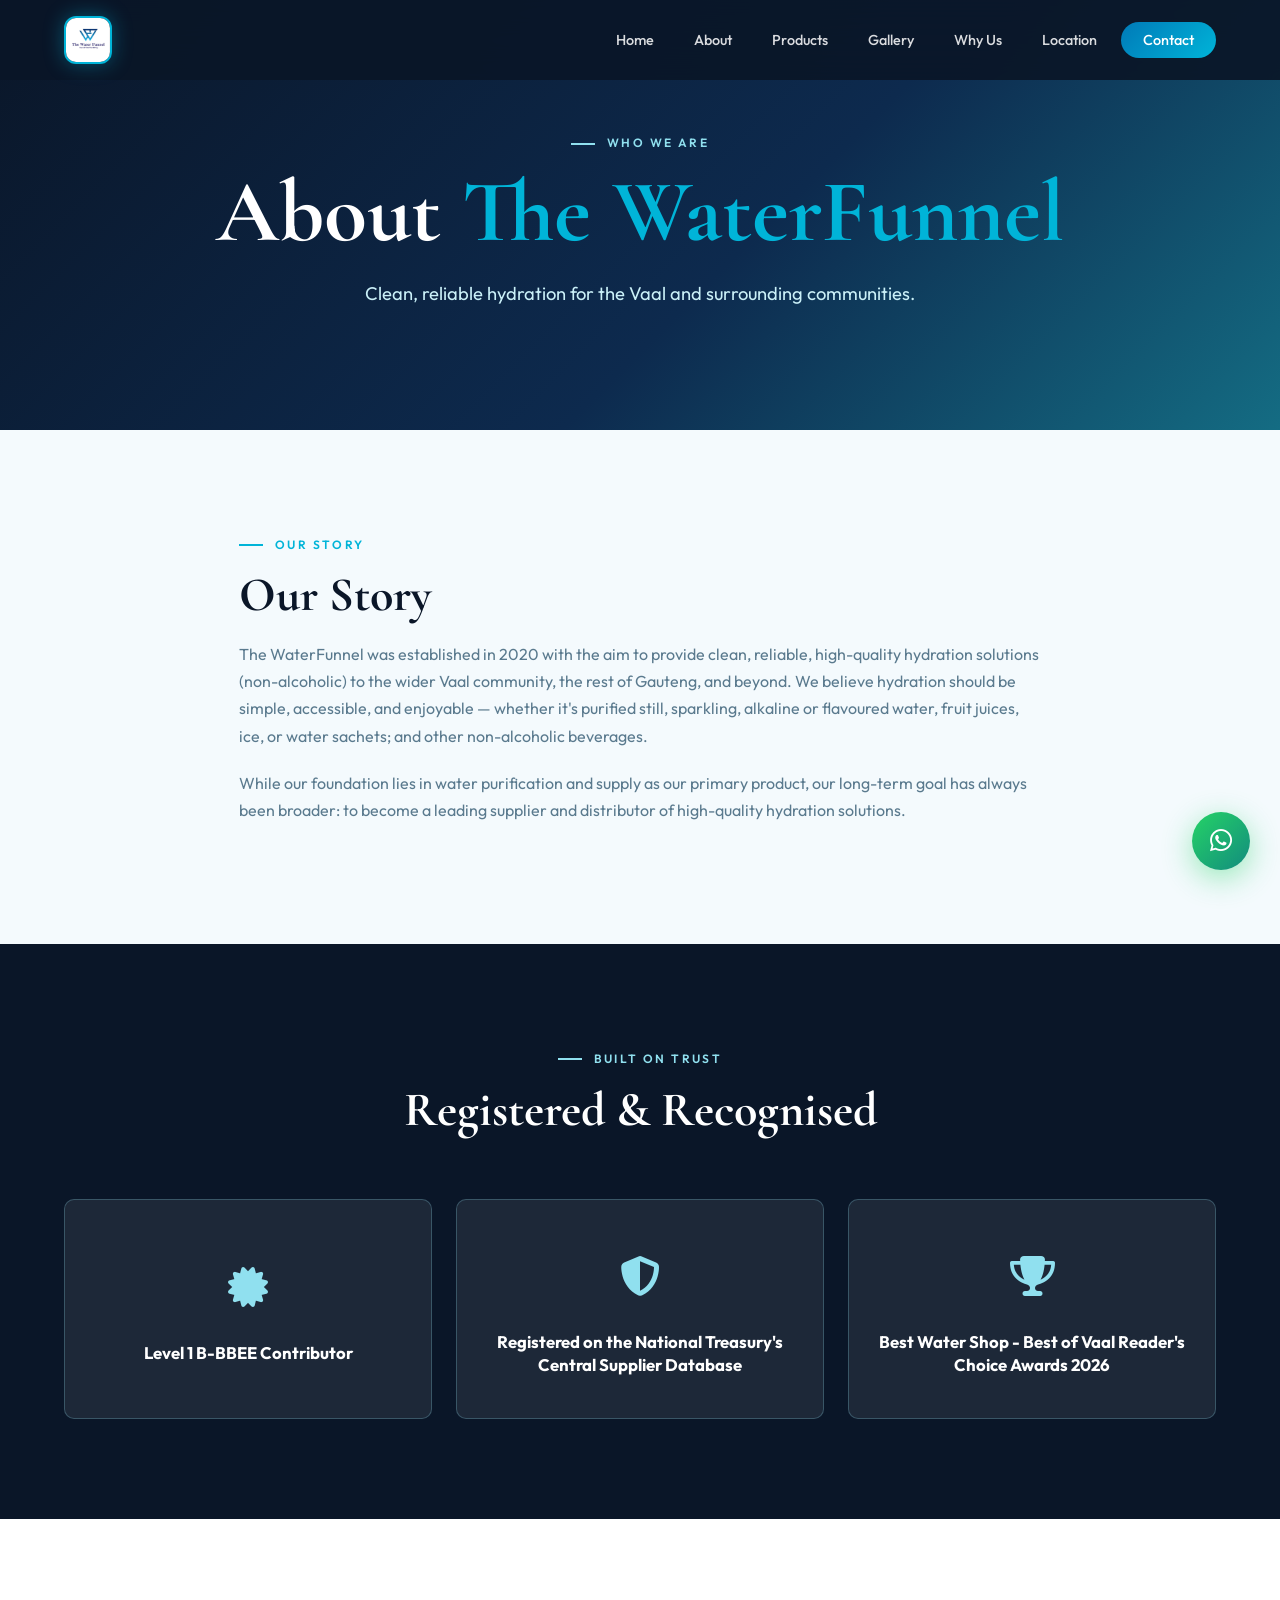
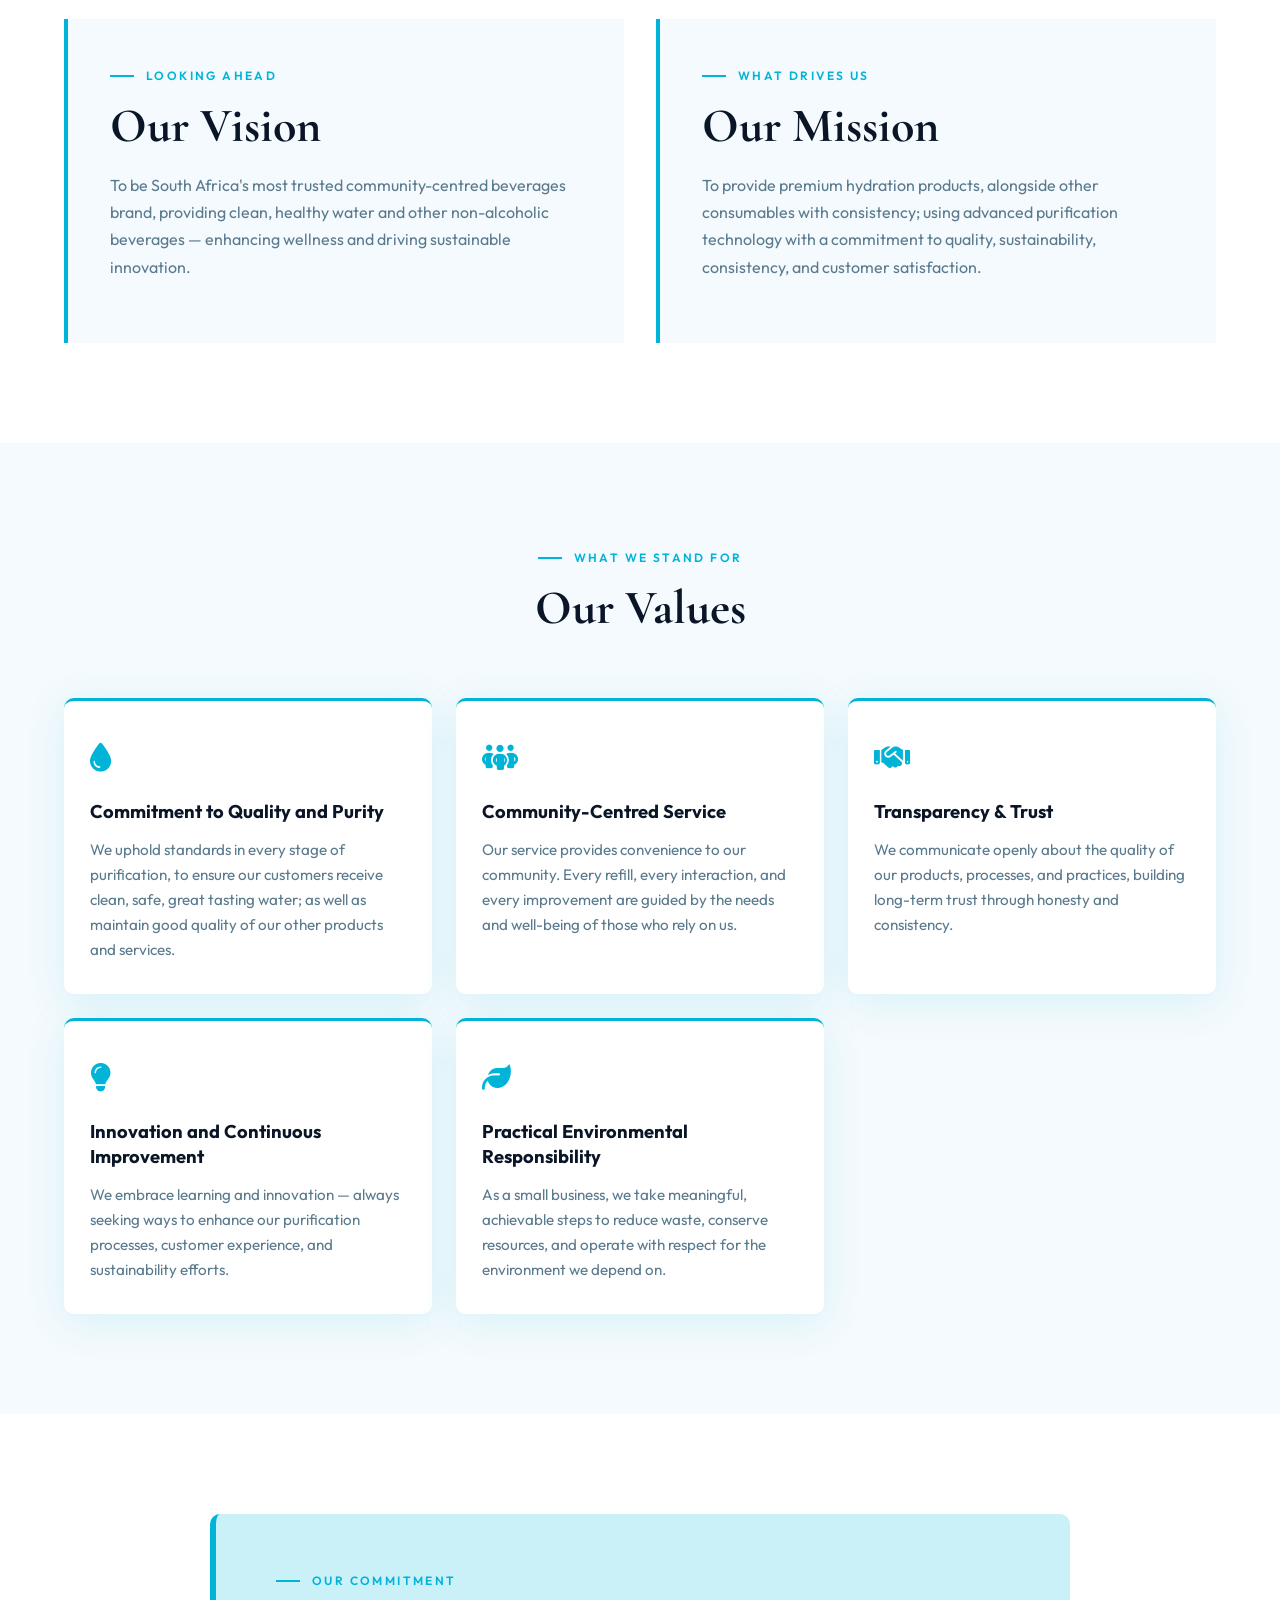
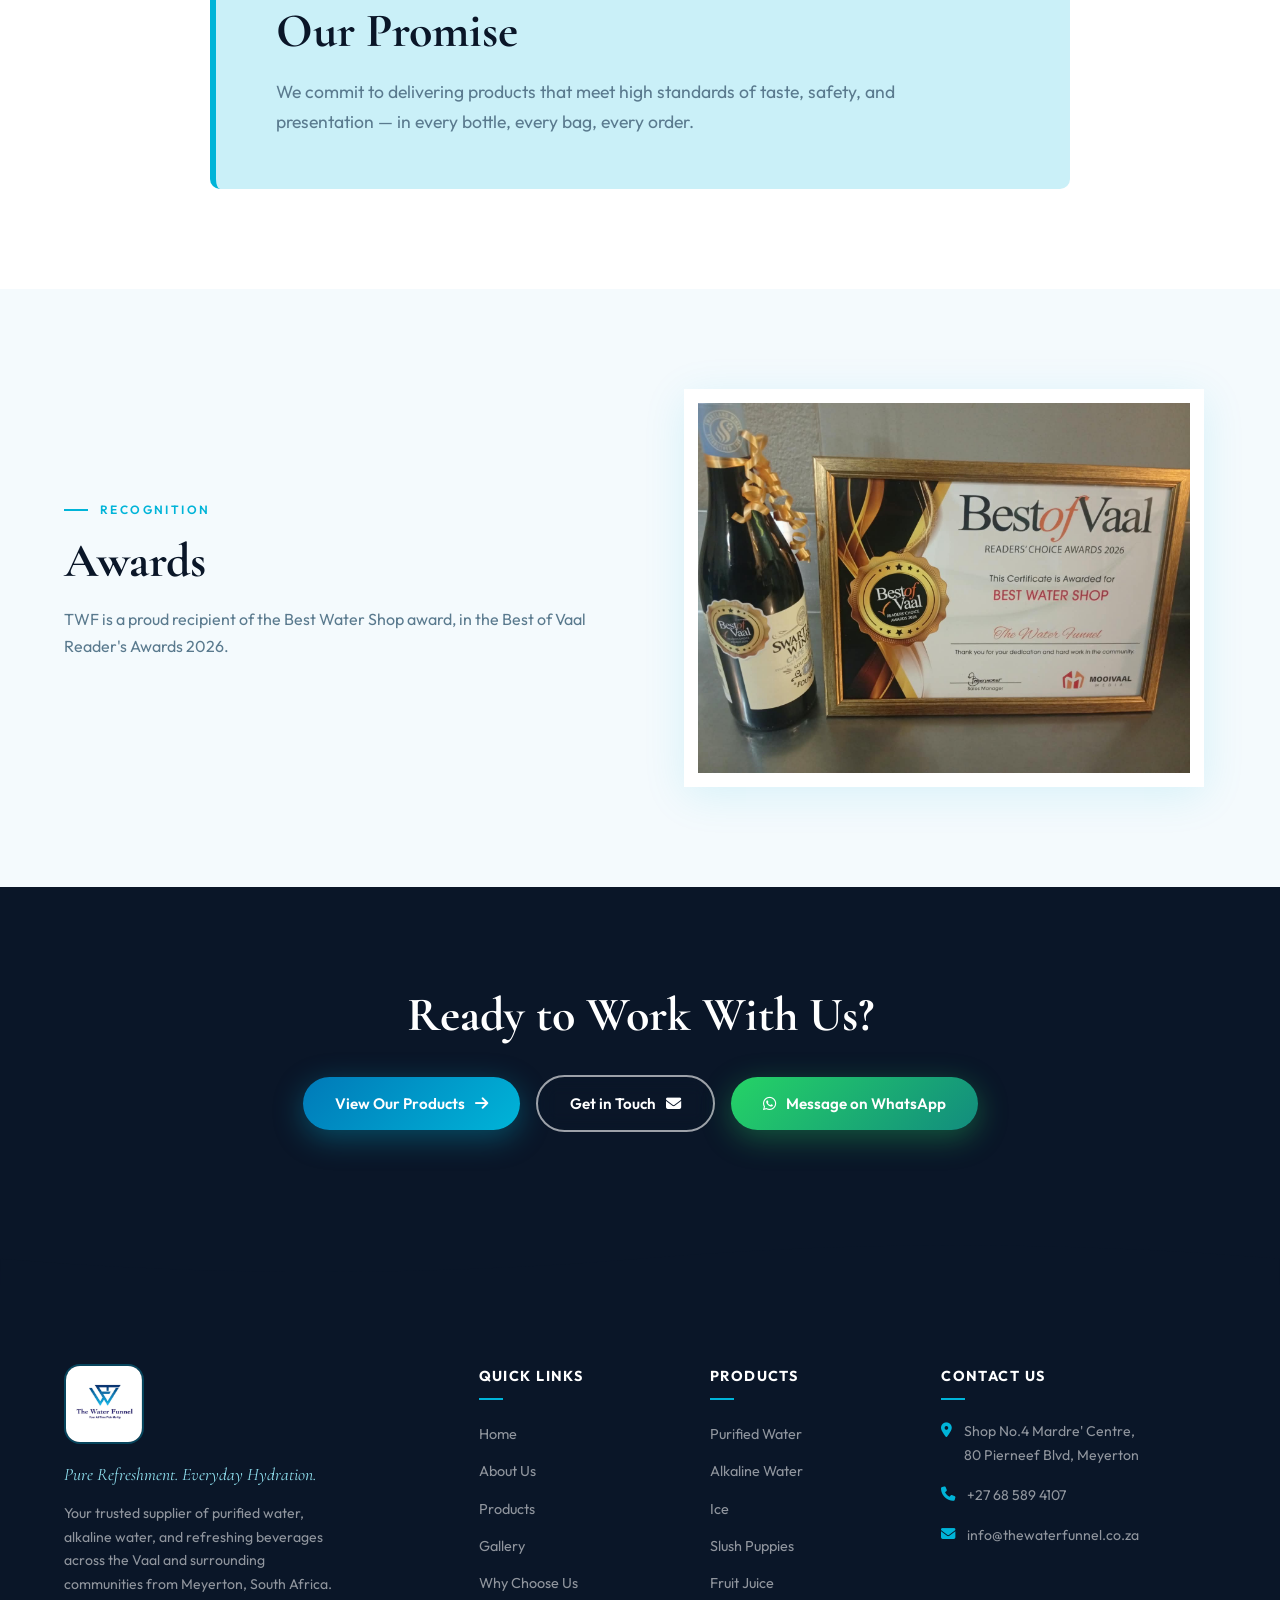
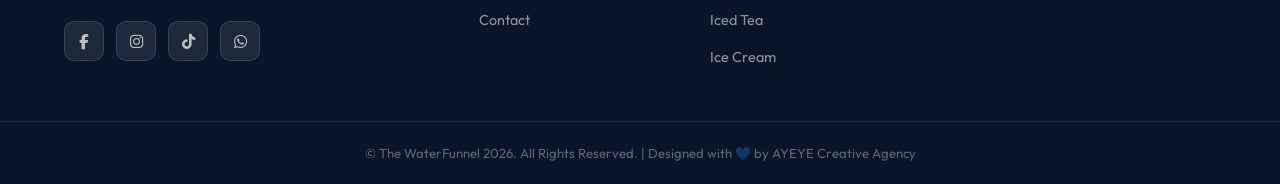
<file: about.html>
<!DOCTYPE html>
<html lang="en">
<head>
  <meta charset="UTF-8" />
  <meta name="viewport" content="width=device-width, initial-scale=1.0" />
  <meta name="description" content="The WaterFunnel – Pure Refreshment. Everyday Hydration. Supplying purified and alkaline water plus refreshing beverages across the Vaal and surrounding areas from Meyerton, South Africa." />
  <meta name="keywords" content="water, purified water, alkaline water, beverages, slush puppies, ice, Meyerton, South Africa" />
  <title>The WaterFunnel | Pure Refreshment. Everyday Hydration.</title>
  <link rel="stylesheet" href="style.css" />
  <link rel="stylesheet" href="animations.css" />
  <link rel="preconnect" href="https://fonts.googleapis.com" />
  <link rel="preconnect" href="https://fonts.gstatic.com" crossorigin />
  <link href="https://fonts.googleapis.com/css2?family=Cormorant+Garamond:wght@300;400;600;700&family=Outfit:wght@300;400;500;600;700&display=swap" rel="stylesheet" />
  <link rel="stylesheet" href="https://cdnjs.cloudflare.com/ajax/libs/font-awesome/6.5.0/css/all.min.css" />
</head>
<body>

  <!-- ===== NAVIGATION ===== -->
  <nav class="navbar" id="navbar">
    <div class="nav-container">
      <a href="index.html#home" class="nav-logo">
        <img src="logo.jpg" alt="The WaterFunnel Logo" class="logo-img" />
        <span class="logo-text"></span>
      </a>
      <ul class="nav-links" id="navLinks">
        <li><a href="index.html#home" class="nav-link active">Home</a></li>
        <li><a href="about.html" class="nav-link">About</a></li>
        <li><a href="products.html" class="nav-link">Products</a></li>
           <li><a href="index.html#gallery" class="nav-link">Gallery</a></li>
           <li><a href="index.html#why-us" class="nav-link">Why Us</a></li>
        <li><a href="index.html#location" class="nav-link">Location</a></li>
        <li><a href="index.html#contact" class="nav-link contact-btn">Contact</a></li>
      </ul>
      <div class="hamburger" id="hamburger">
        <span></span><span></span><span></span>
      </div>
    </div>
  </nav>

  <!-- ===== ABOUT PAGE HERO ===== -->
  <header class="about-page-hero">
    <div class="container about-page-hero-content reveal-up">
      <div class="section-label">Who We Are</div>
      <h1 class="about-page-title">About <span class="accent">The WaterFunnel</span></h1>
      <p class="about-page-subtitle">Clean, reliable hydration for the Vaal and surrounding communities.</p>
    </div>
  </header>

  <!-- ===== OUR STORY ===== -->
  <section class="about-story section-pad">
    <div class="container about-content-narrow reveal-up">
      <div class="section-label">Our Story</div>
      <h2 class="section-title">Our Story</h2>
      <p class="about-page-copy">The WaterFunnel was established in 2020 with the aim to provide clean, reliable, high-quality hydration solutions (non-alcoholic) to the wider Vaal community, the rest of Gauteng, and beyond. We believe hydration should be simple, accessible, and enjoyable — whether it's purified still, sparkling, alkaline or flavoured water, fruit juices, ice, or water sachets; and other non-alcoholic beverages.</p>
      <p class="about-page-copy">While our foundation lies in water purification and supply as our primary product, our long-term goal has always been broader: to become a leading supplier and distributor of high-quality hydration solutions.</p>
    </div>
  </section>

  <!-- ===== CREDENTIALS ===== -->
  <section class="credentials-section section-pad">
    <div class="container">
      <div class="section-header text-center reveal-up">
        <div class="section-label">Built on Trust</div>
        <h2 class="section-title">Registered &amp; Recognised</h2>
      </div>
      <div class="credentials-grid">
        <article class="credential-card reveal-up delay-1">
          <div class="credential-icon"><i class="fas fa-certificate"></i></div>
          <h3>Level 1 B-BBEE Contributor</h3>
        </article>
        <article class="credential-card reveal-up delay-2">
          <div class="credential-icon"><i class="fas fa-shield-halved"></i></div>
          <h3>Registered on the National Treasury's Central Supplier Database</h3>
        </article>
        <article class="credential-card reveal-up delay-3">
          <div class="credential-icon"><i class="fas fa-trophy"></i></div>
          <h3>Best Water Shop - Best of Vaal Reader's Choice Awards 2026</h3>
        </article>
      </div>
    </div>
  </section>

  <!-- ===== VISION AND MISSION ===== -->
  <section class="principles-section section-pad">
    <div class="container principles-grid">
      <article class="principle-card reveal-left">
        <div class="section-label">Looking Ahead</div>
        <h2 class="section-title">Our Vision</h2>
        <p class="about-page-copy">To be South Africa's most trusted community-centred beverages brand, providing clean, healthy water and other non-alcoholic beverages — enhancing wellness and driving sustainable innovation.</p>
      </article>
      <article class="principle-card reveal-right">
        <div class="section-label">What Drives Us</div>
        <h2 class="section-title">Our Mission</h2>
        <p class="about-page-copy">To provide premium hydration products, alongside other consumables with consistency; using advanced purification technology with a commitment to quality, sustainability, consistency, and customer satisfaction.</p>
      </article>
    </div>
  </section>

  <!-- ===== OUR VALUES ===== -->
  <section class="values-section section-pad">
    <div class="container">
      <div class="section-header text-center reveal-up">
        <div class="section-label">What We Stand For</div>
        <h2 class="section-title">Our Values</h2>
      </div>
      <div class="values-grid">
        <article class="value-card reveal-up delay-1">
          <div class="value-icon"><i class="fas fa-droplet"></i></div>
          <h3>Commitment to Quality and Purity</h3>
          <p>We uphold standards in every stage of purification, to ensure our customers receive clean, safe, great tasting water; as well as maintain good quality of our other products and services.</p>
        </article>
        <article class="value-card reveal-up delay-2">
          <div class="value-icon"><i class="fas fa-people-group"></i></div>
          <h3>Community-Centred Service</h3>
          <p>Our service provides convenience to our community. Every refill, every interaction, and every improvement are guided by the needs and well-being of those who rely on us.</p>
        </article>
        <article class="value-card reveal-up delay-3">
          <div class="value-icon"><i class="fas fa-handshake"></i></div>
          <h3>Transparency &amp; Trust</h3>
          <p>We communicate openly about the quality of our products, processes, and practices, building long-term trust through honesty and consistency.</p>
        </article>
        <article class="value-card reveal-up delay-1">
          <div class="value-icon"><i class="fas fa-lightbulb"></i></div>
          <h3>Innovation and Continuous Improvement</h3>
          <p>We embrace learning and innovation — always seeking ways to enhance our purification processes, customer experience, and sustainability efforts.</p>
        </article>
        <article class="value-card reveal-up delay-2">
          <div class="value-icon"><i class="fas fa-leaf"></i></div>
          <h3>Practical Environmental Responsibility</h3>
          <p>As a small business, we take meaningful, achievable steps to reduce waste, conserve resources, and operate with respect for the environment we depend on.</p>
        </article>
      </div>
    </div>
  </section>

  <!-- ===== OUR PROMISE ===== -->
  <section class="promise-section section-pad">
    <div class="container">
      <div class="promise-callout reveal-up">
        <div class="section-label">Our Commitment</div>
        <h2 class="section-title">Our Promise</h2>
        <p class="about-page-copy">We commit to delivering products that meet high standards of taste, safety, and presentation — in every bottle, every bag, every order.</p>
      </div>
    </div>
  </section>

  <!-- ===== AWARDS ===== -->
  <section class="awards-section section-pad">
    <div class="container awards-grid">
      <div class="awards-copy reveal-left">
        <div class="section-label">Recognition</div>
        <h2 class="section-title">Awards</h2>
        <p class="about-page-copy">TWF is a proud recipient of the Best Water Shop award, in the Best of Vaal Reader's Awards 2026.</p>
      </div>
      <div class="awards-image reveal-right">
          <img src="award2.jpeg" alt="Best Water Shop award recognition" />
      </div>
    </div>
  </section>

  <!-- ===== CLOSING CTA ===== -->
  <section class="about-cta-section section-pad">
    <div class="container about-cta-content reveal-up">
      <h2 class="section-title">Ready to Work With Us?</h2>
      <div class="about-cta-actions">
        <a href="products.html" class="btn btn-primary">View Our Products <i class="fas fa-arrow-right"></i></a>
        <a href="index.html#contact" class="btn btn-outline">Get in Touch <i class="fas fa-envelope"></i></a>
        <a href="https://wa.me/27685894107" target="_blank" rel="noopener" class="btn btn-whatsapp"><i class="fab fa-whatsapp"></i> Message on WhatsApp</a>
      </div>
    </div>
  </section>

  <!-- ===== FOOTER ===== -->
  <footer class="footer">
    <div class="footer-wave">
      <svg viewBox="0 0 1440 60" fill="none" xmlns="http://www.w3.org/2000/svg">
        <path d="M0 30 Q360 60 720 30 Q1080 0 1440 30 L1440 60 L0 60Z" fill="#0a1628"/>
      </svg>
    </div>
    <div class="footer-main">
      <div class="container">
        <div class="footer-grid">
          <div class="footer-brand">
            <img src="logo.jpg" alt="The WaterFunnel" class="footer-logo" />
            <p class="footer-tagline">Pure Refreshment. Everyday Hydration.</p>
            <p class="footer-desc">Your trusted supplier of purified water, alkaline water, and refreshing beverages across the Vaal and surrounding communities from Meyerton, South Africa.</p>
            <div class="social-links">
              <a href="https://www.facebook.com/thewaterfunnel/" aria-label="Facebook"><i class="fab fa-facebook-f"></i></a>
              <a href="https://www.instagram.com/thewaterfunnel/" aria-label="Instagram"><i class="fab fa-instagram"></i></a>
              <a href="https://www.tiktok.com/@thewaterfunnel" aria-label="TikTok"><i class="fab fa-tiktok"></i></a>
              <a href="https://wa.me/27685894107" aria-label="WhatsApp"><i class="fab fa-whatsapp"></i></a>
            </div>
          </div>
          <div class="footer-links-col">
            <h4>Quick Links</h4>
            <ul>
              <li><a href="index.html#home">Home</a></li>
              <li><a href="about.html">About Us</a></li>
              <li><a href="products.html">Products</a></li>
              <li><a href="index.html#gallery">Gallery</a></li>
              <li><a href="index.html#why-us">Why Choose Us</a></li>
              <li><a href="index.html#contact">Contact</a></li>
            </ul>
          </div>
          <div class="footer-links-col">
            <h4>Products</h4>
            <ul>
              <li><a href="products.html">Purified Water</a></li>
              <li><a href="products.html">Alkaline Water</a></li>
              <li><a href="products.html">Ice</a></li>
              <li><a href="products.html">Slush Puppies</a></li>
              <li><a href="products.html">Fruit Juice</a></li>
              <li><a href="products.html">Iced Tea</a></li>
              <li><a href="products.html">Ice Cream</a></li>
            </ul>
          </div>
          <div class="footer-contact-col">
            <h4>Contact Us</h4>
            <ul class="footer-contact-list">
              <li><i class="fas fa-location-dot"></i><span>Shop No.4 Mardre' Centre,<br/>80 Pierneef Blvd, Meyerton</span></li>
              <li><i class="fas fa-phone"></i><a href="tel:+27685894107">+27 68 589 4107</a></li>
              <li><i class="fas fa-envelope"></i><a href="mailto:info@thewaterfunnel.co.za">info@thewaterfunnel.co.za</a></li>
            </ul>
          </div>
        </div>
      </div>
    </div>
    <div class="footer-bottom">
      <div class="container">
        <p>© The WaterFunnel 2026. All Rights Reserved. | Designed with 💙 by <a class="footer-credit-link" href="https://ayeyecreativeagency.co.za" target="_blank" rel="noopener noreferrer">AYEYE Creative Agency</a></p>
      </div>
    </div>
  </footer>

  <!-- ===== WHATSAPP FLOAT BUTTON ===== -->
  <a href="https://wa.me/27685894107" class="wa-float" target="_blank" aria-label="WhatsApp">
    <i class="fab fa-whatsapp"></i>
    <span class="wa-tooltip">Chat with us!</span>
  </a>

  <!-- ===== BACK TO TOP ===== -->
  <button class="back-to-top" id="backToTop" aria-label="Back to top">
    <i class="fas fa-chevron-up"></i>
  </button>

  <script src="main.js"></script>
</body>
</html>
</file>
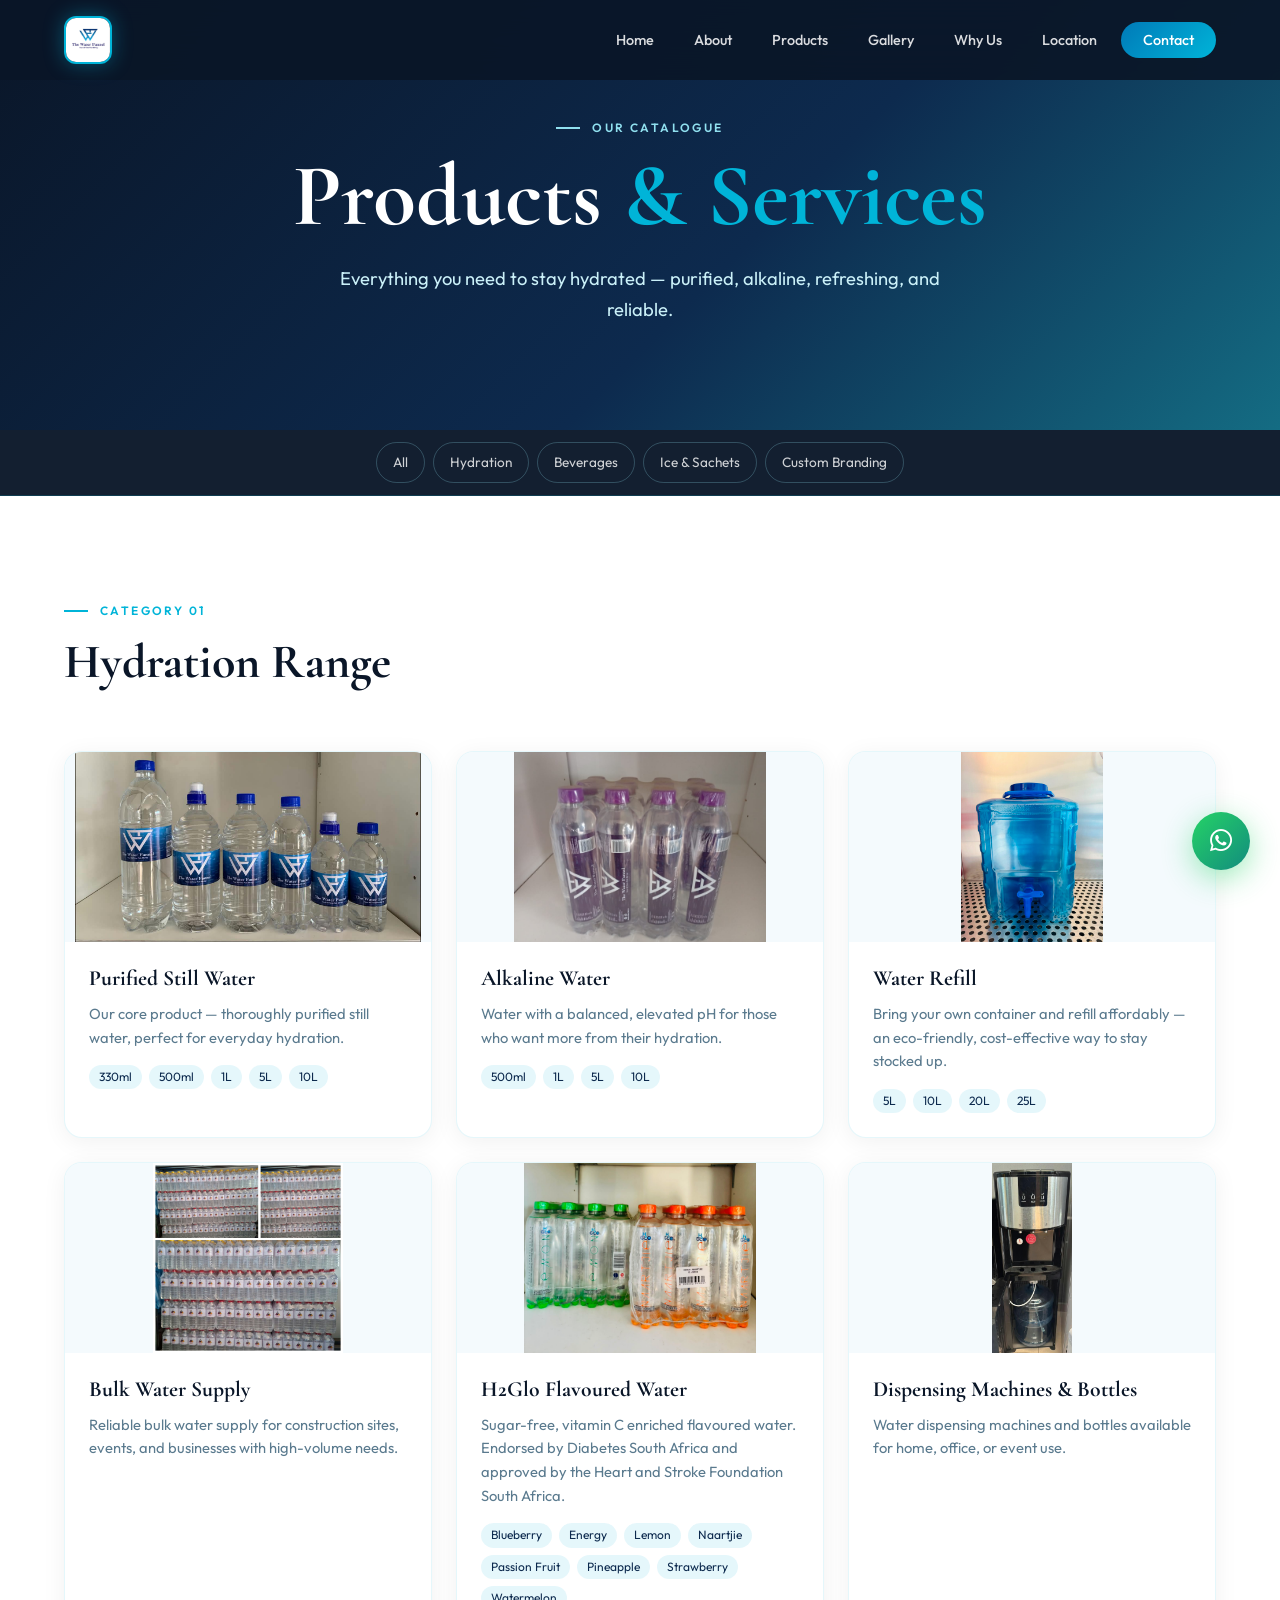
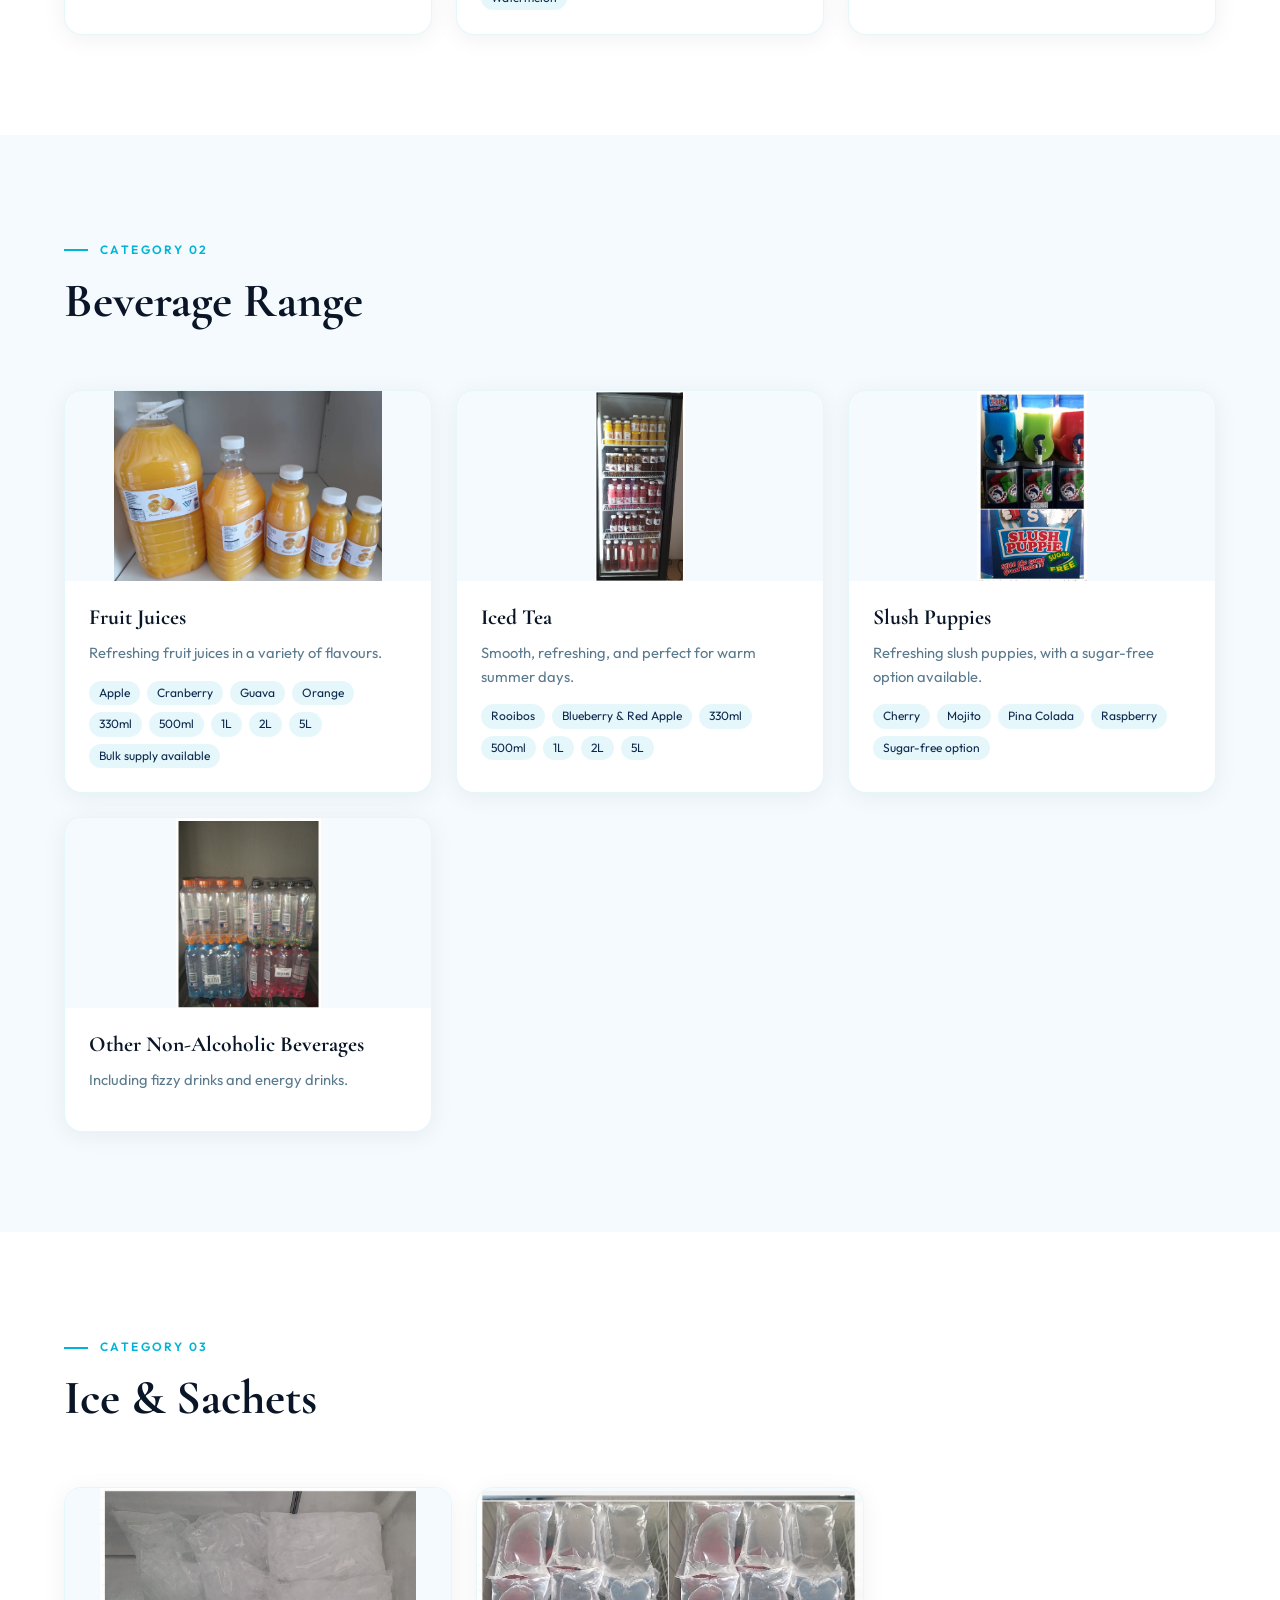
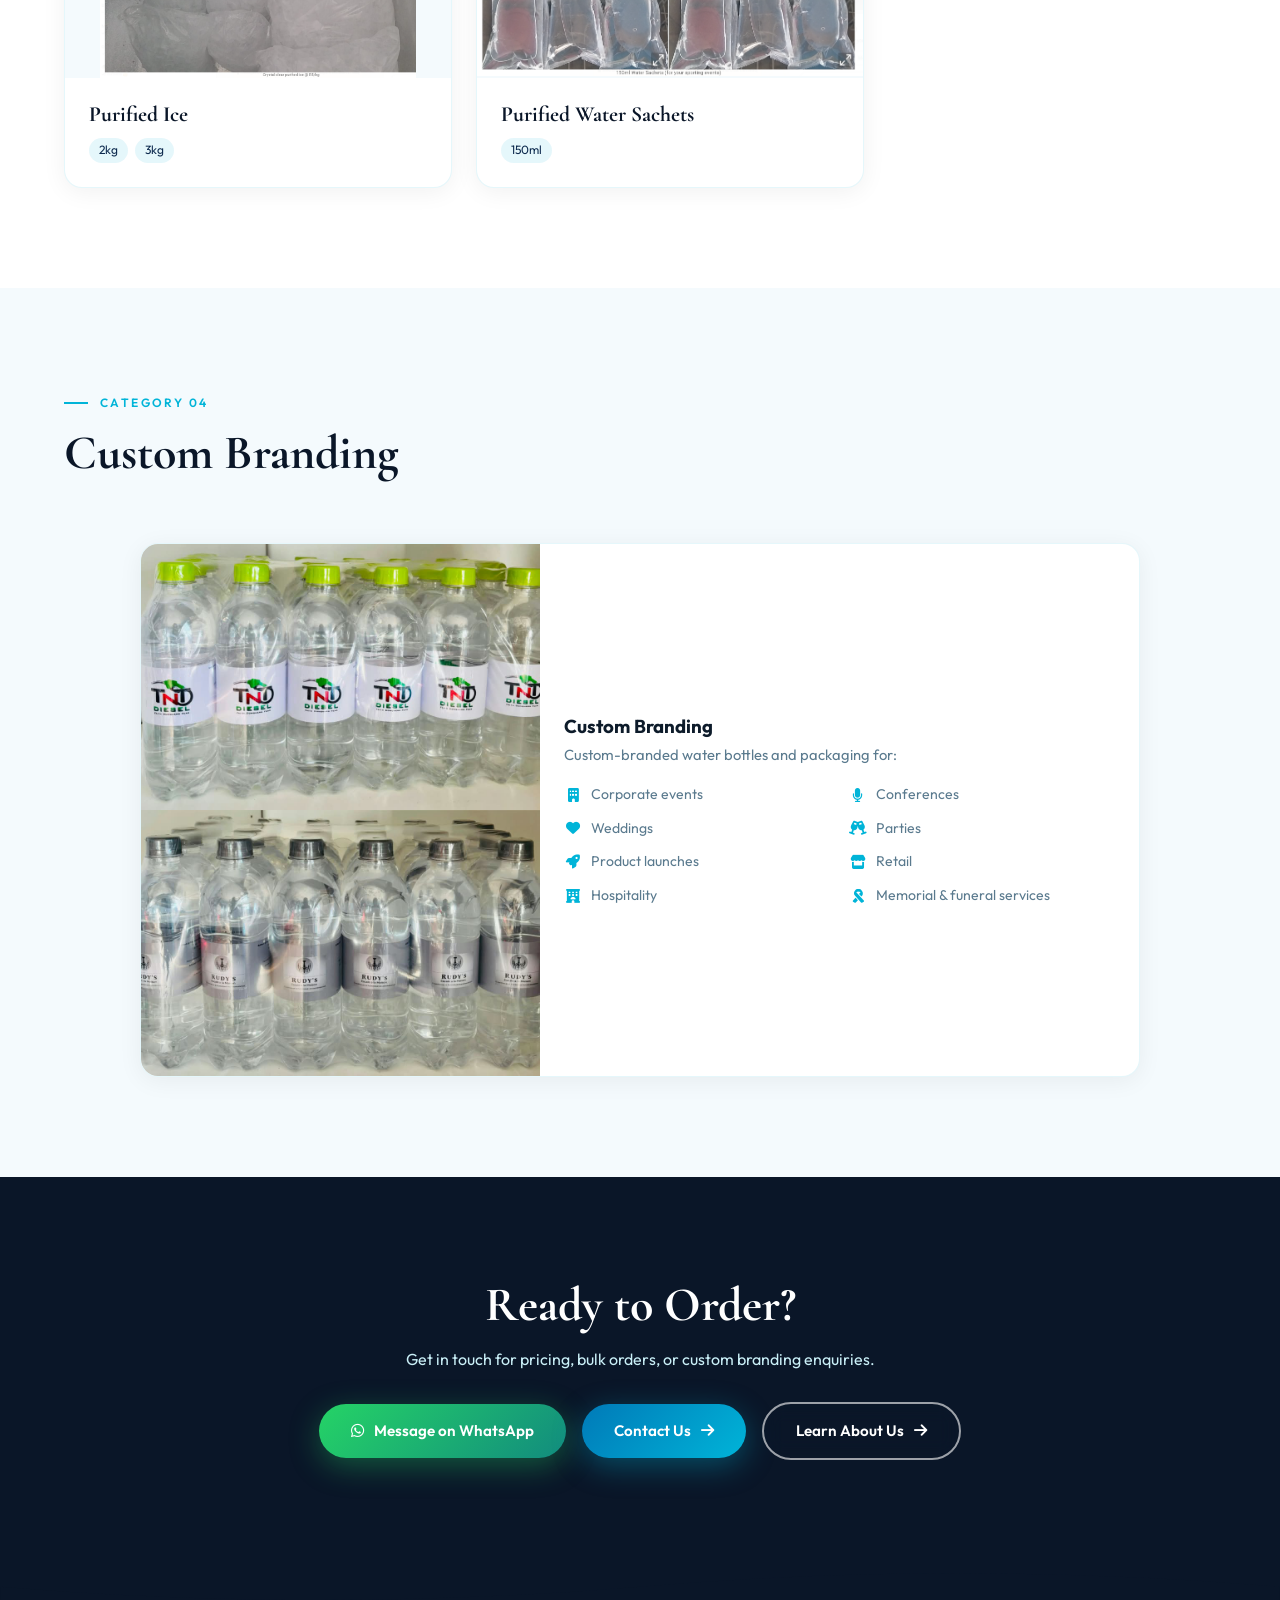
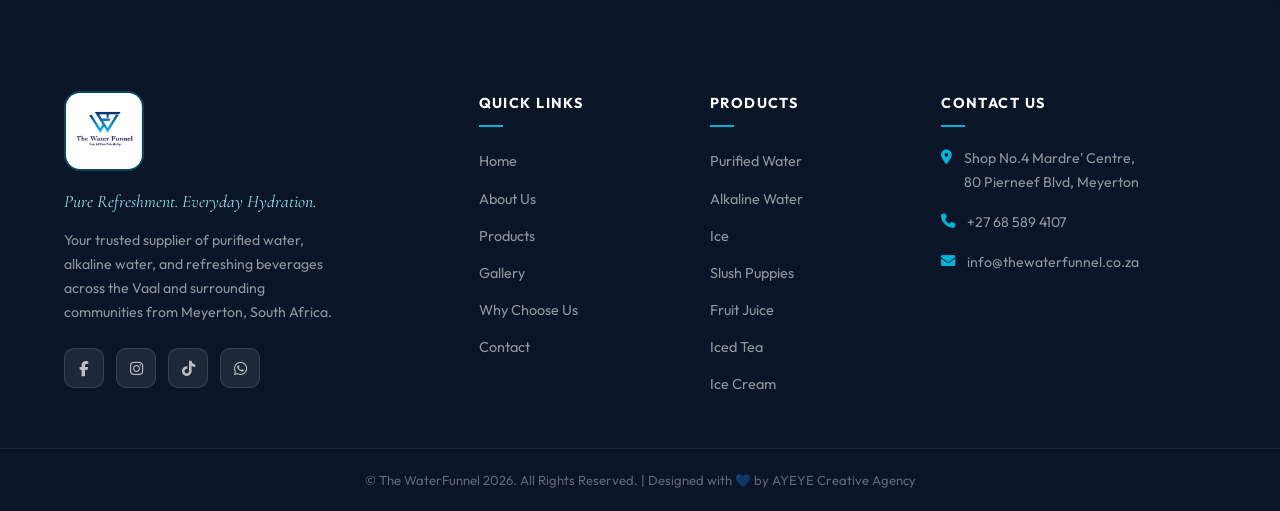
<file: products.html>
<!DOCTYPE html>
<html lang="en">
<head>
  <meta charset="UTF-8" />
  <meta name="viewport" content="width=device-width, initial-scale=1.0" />
  <meta name="description" content="The WaterFunnel – Pure Refreshment. Everyday Hydration. Supplying purified and alkaline water plus refreshing beverages across the Vaal and surrounding areas from Meyerton, South Africa." />
  <meta name="keywords" content="water, purified water, alkaline water, beverages, slush puppies, ice, Meyerton, South Africa" />
  <title>The WaterFunnel | Pure Refreshment. Everyday Hydration.</title>
  <link rel="stylesheet" href="style.css" />
  <link rel="stylesheet" href="animations.css" />
  <link rel="preconnect" href="https://fonts.googleapis.com" />
  <link rel="preconnect" href="https://fonts.gstatic.com" crossorigin />
  <link href="https://fonts.googleapis.com/css2?family=Cormorant+Garamond:wght@300;400;600;700&family=Outfit:wght@300;400;500;600;700&display=swap" rel="stylesheet" />
  <link rel="stylesheet" href="https://cdnjs.cloudflare.com/ajax/libs/font-awesome/6.5.0/css/all.min.css" />
</head>
<body>

  <!-- ===== NAVIGATION ===== -->
  <nav class="navbar" id="navbar">
    <div class="nav-container">
      <a href="index.html#home" class="nav-logo">
        <img src="logo.jpg" alt="The WaterFunnel Logo" class="logo-img" />
        <span class="logo-text"></span>
      </a>
      <ul class="nav-links" id="navLinks">
        <li><a href="index.html#home" class="nav-link active">Home</a></li>
        <li><a href="about.html" class="nav-link">About</a></li>
        <li><a href="products.html" class="nav-link">Products</a></li>
           <li><a href="index.html#gallery" class="nav-link">Gallery</a></li>
           <li><a href="index.html#why-us" class="nav-link">Why Us</a></li>
        <li><a href="index.html#location" class="nav-link">Location</a></li>
        <li><a href="index.html#contact" class="nav-link contact-btn">Contact</a></li>
      </ul>
      <div class="hamburger" id="hamburger">
        <span></span><span></span><span></span>
      </div>
    </div>
  </nav>

  <!-- ===== PRODUCTS PAGE HEADER ===== -->
  <header class="products-page-hero">
    <div class="container products-page-hero-content reveal-up">
      <div class="section-label">Our Catalogue</div>
      <h1 class="products-page-title">Products <span class="accent">&amp; Services</span></h1>
      <p class="products-page-subtitle">Everything you need to stay hydrated — purified, alkaline, refreshing, and reliable.</p>
    </div>
  </header>

  <nav class="catalogue-tabs" aria-label="Product categories">
    <div class="container catalogue-tabs-list">
      <a href="#hydration">All</a>
      <a href="#hydration">Hydration</a>
      <a href="#beverages">Beverages</a>
      <a href="#ice-sachets">Ice &amp; Sachets</a>
      <a href="#custom-branding">Custom Branding</a>
    </div>
  </nav>

  <!-- ===== HYDRATION RANGE ===== -->
  <section class="catalogue-section section-pad" id="hydration">
    <div class="container">
      <div class="section-header reveal-up">
        <div class="section-label">Category 01</div>
        <h2 class="section-title">Hydration Range</h2>
      </div>
      <div class="catalogue-grid">
        <article class="catalogue-card reveal-up delay-1">
          <img src="Purified still water.jpeg" alt="Purified still water bottles - The WaterFunnel" />
          <div class="catalogue-card-body"><h3>Purified Still Water</h3><p>Our core product — thoroughly purified still water, perfect for everyday hydration.</p><div class="chip-list"><span>330ml</span><span>500ml</span><span>1L</span><span>5L</span><span>10L</span></div></div>
        </article>
        <article class="catalogue-card reveal-up delay-2">
          <img src="alkaline.jpeg" alt="Alkaline Water" />
          <div class="catalogue-card-body"><h3>Alkaline Water</h3><p>Water with a balanced, elevated pH for those who want more from their hydration.</p><div class="chip-list"><span>500ml</span><span>1L</span><span>5L</span><span>10L</span></div></div>
        </article>
        <article class="catalogue-card reveal-up delay-3">
          <img src="refill.jpeg" alt="Water Refill" />
          <div class="catalogue-card-body"><h3>Water Refill</h3><p>Bring your own container and refill affordably — an eco-friendly, cost-effective way to stay stocked up.</p><div class="chip-list"><span>5L</span><span>10L</span><span>20L</span><span>25L</span></div></div>
        </article>
        <article class="catalogue-card reveal-up delay-1">
          <img src="corporate supply.jpeg" alt="Bulk Water Supply" />
          <div class="catalogue-card-body"><h3>Bulk Water Supply</h3><p>Reliable bulk water supply for construction sites, events, and businesses with high-volume needs.</p></div>
        </article>
        <article class="catalogue-card reveal-up delay-2">
          <img src="H2Glo.jpeg" alt="H2Glo Flavoured Water" />
          <div class="catalogue-card-body"><h3>H2Glo Flavoured Water</h3><p>Sugar-free, vitamin C enriched flavoured water. Endorsed by Diabetes South Africa and approved by the Heart and Stroke Foundation South Africa.</p><div class="chip-list"><span>Blueberry</span><span>Energy</span><span>Lemon</span><span>Naartjie</span><span>Passion Fruit</span><span>Pineapple</span><span>Strawberry</span><span>Watermelon</span></div></div>
        </article>
        <article class="catalogue-card reveal-up delay-3">
          <img src="dispensary.jpeg" alt="Dispensing Machines and Bottles" />
          <div class="catalogue-card-body"><h3>Dispensing Machines &amp; Bottles</h3><p>Water dispensing machines and bottles available for home, office, or event use.</p></div>
        </article>
      </div>
    </div>
  </section>

  <!-- ===== BEVERAGE RANGE ===== -->
  <section class="catalogue-section catalogue-section-alt section-pad" id="beverages">
    <div class="container">
      <div class="section-header reveal-up"><div class="section-label">Category 02</div><h2 class="section-title">Beverage Range</h2></div>
      <div class="catalogue-grid">
        <article class="catalogue-card reveal-up delay-1"><img src="newjiuce.jpeg" alt="Fruit Juices" /><div class="catalogue-card-body"><h3>Fruit Juices</h3><p>Refreshing fruit juices in a variety of flavours.</p><div class="chip-list"><span>Apple</span><span>Cranberry</span><span>Guava</span><span>Orange</span><span>330ml</span><span>500ml</span><span>1L</span><span>2L</span><span>5L</span><span>Bulk supply available</span></div></div></article>
        <article class="catalogue-card reveal-up delay-2"><img src="ice tea.png" alt="Iced Tea" /><div class="catalogue-card-body"><h3>Iced Tea</h3><p>Smooth, refreshing, and perfect for warm summer days.</p><div class="chip-list"><span>Rooibos</span><span>Blueberry &amp; Red Apple</span><span>330ml</span><span>500ml</span><span>1L</span><span>2L</span><span>5L</span></div></div></article>
        <article class="catalogue-card reveal-up delay-3"><img src="slush.png" alt="Slush Puppies" /><div class="catalogue-card-body"><h3>Slush Puppies</h3><p>Refreshing slush puppies, with a sugar-free option available.</p><div class="chip-list"><span>Cherry</span><span>Mojito</span><span>Pina Colada</span><span>Raspberry</span><span>Sugar-free option</span></div></div></article>
        <article class="catalogue-card reveal-up delay-1"><img src="f.png" alt="Other Non-Alcoholic Beverages" /><div class="catalogue-card-body"><h3>Other Non-Alcoholic Beverages</h3><p>Including fizzy drinks and energy drinks.</p></div></article>
      </div>
    </div>
  </section>

  <!-- ===== ICE AND SACHETS ===== -->
  <section class="catalogue-section section-pad" id="ice-sachets">
    <div class="container">
      <div class="section-header reveal-up"><div class="section-label">Category 03</div><h2 class="section-title">Ice &amp; Sachets</h2></div>
      <div class="catalogue-grid catalogue-grid-small">
        <article class="catalogue-card reveal-up delay-1"><img src="ice.png" alt="Purified Ice" /><div class="catalogue-card-body"><h3>Purified Ice</h3><div class="chip-list"><span>2kg</span><span>3kg</span></div></div></article>
        <article class="catalogue-card reveal-up delay-2"><img src="water sarchet.png" alt="Purified Water Sachets" /><div class="catalogue-card-body"><h3>Purified Water Sachets</h3><div class="chip-list"><span>150ml</span></div></div></article>
      </div>
    </div>
  </section>

  <!-- ===== CUSTOM BRANDING ===== -->
  <section class="catalogue-section catalogue-section-alt section-pad" id="custom-branding">
    <div class="container">
      <div class="section-header reveal-up"><div class="section-label">Category 04</div><h2 class="section-title">Custom Branding</h2></div>
      <article class="branding-catalogue-card reveal-up">
        <img src="branding.jpeg" alt="Custom branded water bottles for events - The WaterFunnel" />
        <div class="catalogue-card-body"><h3>Custom Branding</h3><p>Custom-branded water bottles and packaging for:</p><div class="use-case-grid"><span><i class="fas fa-building"></i>Corporate events</span><span><i class="fas fa-microphone"></i>Conferences</span><span><i class="fas fa-heart"></i>Weddings</span><span><i class="fas fa-champagne-glasses"></i>Parties</span><span><i class="fas fa-rocket"></i>Product launches</span><span><i class="fas fa-store"></i>Retail</span><span><i class="fas fa-hotel"></i>Hospitality</span><span><i class="fas fa-ribbon"></i>Memorial &amp; funeral services</span></div></div>
      </article>
    </div>
  </section>

  <!-- ===== CLOSING CTA ===== -->
  <section class="products-cta-section section-pad">
    <div class="container products-cta-content reveal-up"><h2 class="section-title">Ready to Order?</h2><p>Get in touch for pricing, bulk orders, or custom branding enquiries.</p><div class="products-cta-actions"><a href="https://wa.me/27685894107" target="_blank" rel="noopener" class="btn btn-whatsapp"><i class="fab fa-whatsapp"></i> Message on WhatsApp</a><a href="index.html#contact" class="btn btn-primary">Contact Us <i class="fas fa-arrow-right"></i></a><a href="about.html" class="btn btn-outline">Learn About Us <i class="fas fa-arrow-right"></i></a></div></div>
  </section>

  <!-- ===== FOOTER ===== -->
  <footer class="footer">
    <div class="footer-wave">
      <svg viewBox="0 0 1440 60" fill="none" xmlns="http://www.w3.org/2000/svg">
        <path d="M0 30 Q360 60 720 30 Q1080 0 1440 30 L1440 60 L0 60Z" fill="#0a1628"/>
      </svg>
    </div>
    <div class="footer-main">
      <div class="container">
        <div class="footer-grid">
          <div class="footer-brand">
            <img src="logo.jpg" alt="The WaterFunnel" class="footer-logo" />
            <p class="footer-tagline">Pure Refreshment. Everyday Hydration.</p>
            <p class="footer-desc">Your trusted supplier of purified water, alkaline water, and refreshing beverages across the Vaal and surrounding communities from Meyerton, South Africa.</p>
            <div class="social-links">
              <a href="https://www.facebook.com/thewaterfunnel/" aria-label="Facebook"><i class="fab fa-facebook-f"></i></a>
              <a href="https://www.instagram.com/thewaterfunnel/" aria-label="Instagram"><i class="fab fa-instagram"></i></a>
              <a href="https://www.tiktok.com/@thewaterfunnel" aria-label="TikTok"><i class="fab fa-tiktok"></i></a>
              <a href="https://wa.me/27685894107" aria-label="WhatsApp"><i class="fab fa-whatsapp"></i></a>
            </div>
          </div>
          <div class="footer-links-col">
            <h4>Quick Links</h4>
            <ul>
              <li><a href="index.html#home">Home</a></li>
              <li><a href="about.html">About Us</a></li>
              <li><a href="products.html">Products</a></li>
              <li><a href="index.html#gallery">Gallery</a></li>
              <li><a href="index.html#why-us">Why Choose Us</a></li>
              <li><a href="index.html#contact">Contact</a></li>
            </ul>
          </div>
          <div class="footer-links-col">
            <h4>Products</h4>
            <ul>
              <li><a href="products.html">Purified Water</a></li>
              <li><a href="products.html">Alkaline Water</a></li>
              <li><a href="products.html">Ice</a></li>
              <li><a href="products.html">Slush Puppies</a></li>
              <li><a href="products.html">Fruit Juice</a></li>
              <li><a href="products.html">Iced Tea</a></li>
              <li><a href="products.html">Ice Cream</a></li>
            </ul>
          </div>
          <div class="footer-contact-col">
            <h4>Contact Us</h4>
            <ul class="footer-contact-list">
              <li><i class="fas fa-location-dot"></i><span>Shop No.4 Mardre' Centre,<br/>80 Pierneef Blvd, Meyerton</span></li>
              <li><i class="fas fa-phone"></i><a href="tel:+27685894107">+27 68 589 4107</a></li>
              <li><i class="fas fa-envelope"></i><a href="mailto:info@thewaterfunnel.co.za">info@thewaterfunnel.co.za</a></li>
            </ul>
          </div>
        </div>
      </div>
    </div>
    <div class="footer-bottom">
      <div class="container">
        <p>© The WaterFunnel 2026. All Rights Reserved. | Designed with 💙 by <a class="footer-credit-link" href="https://ayeyecreativeagency.co.za" target="_blank" rel="noopener noreferrer">AYEYE Creative Agency</a></p>
      </div>
    </div>
  </footer>

  <!-- ===== WHATSAPP FLOAT BUTTON ===== -->
  <a href="https://wa.me/27685894107" class="wa-float" target="_blank" aria-label="WhatsApp">
    <i class="fab fa-whatsapp"></i>
    <span class="wa-tooltip">Chat with us!</span>
  </a>

  <!-- ===== BACK TO TOP ===== -->
  <button class="back-to-top" id="backToTop" aria-label="Back to top">
    <i class="fas fa-chevron-up"></i>
  </button>

  <script src="main.js"></script>
</body>
</html>
</file>
<file: style.css>
/* ========================================
   THE WATERFUNNEL — MAIN STYLES
   ======================================== */

:root {
  --deep-blue: #0a1628;
  --mid-blue: #0d2a4e;
  --aqua: #00b4d8;
  --aqua-light: #90e0ef;
  --cyan-soft: #caf0f8;
  --lime: #a8e063;
  --white: #ffffff;
  --off-white: #f4fafd;
  --text-dark: #0d1b2a;
  --text-muted: #5a7a8e;
  --glass-bg: rgba(255, 255, 255, 0.08);
  --glass-border: rgba(255, 255, 255, 0.15);
  --card-shadow: 0 8px 40px rgba(0, 180, 216, 0.12);
  --font-display: 'Cormorant Garamond', serif;
  --font-body: 'Outfit', sans-serif;
  --transition: 0.35s cubic-bezier(0.4, 0, 0.2, 1);
  --radius: 18px;
  --radius-sm: 10px;
}

*, *::before, *::after { box-sizing: border-box; margin: 0; padding: 0; }

html { scroll-behavior: smooth; font-size: 16px; }

body {
  font-family: var(--font-body);
  background: var(--white);
  color: var(--text-dark);
  line-height: 1.7;
}

img { display: block; width: 100%; height: auto; object-fit: contain; }

a { text-decoration: none; color: inherit; }

ul { list-style: none; }

.container {
  max-width: 1200px;
  margin: 0 auto;
  padding: 0 24px;
}

.section-pad { padding: 100px 0; }

.about-page-hero {
  min-height: 430px;
  display: flex;
  align-items: center;
  background: linear-gradient(135deg, var(--deep-blue), var(--mid-blue) 58%, #146c83);
  color: var(--white);
  text-align: center;
}
.about-page-hero-content { padding-top: 80px; padding-bottom: 72px; }
.about-page-hero .section-label { color: var(--aqua-light); }
.about-page-hero .section-label::before { background: var(--aqua-light); }
.about-page-title {
  font-family: var(--font-display);
  font-size: clamp(2.8rem, 7vw, 5.5rem);
  line-height: 1.05;
  margin-bottom: 20px;
}
.about-page-subtitle { max-width: 620px; margin: 0 auto; font-size: 1.15rem; color: var(--cyan-soft); }
.about-content-narrow { max-width: 850px; }
.about-page-copy { color: var(--text-muted); margin-bottom: 20px; }
.about-story { background: var(--off-white); }
.credentials-section { background: var(--deep-blue); }
.credentials-section .section-title { color: var(--white); }
.credentials-section .section-label { color: var(--aqua-light); }
.credentials-section .section-label::before { background: var(--aqua-light); }
.credentials-grid { display: grid; grid-template-columns: repeat(3, 1fr); gap: 24px; }
.credential-card {
  min-height: 220px;
  display: flex;
  flex-direction: column;
  align-items: center;
  justify-content: center;
  padding: 30px 24px;
  background: rgba(255, 255, 255, 0.08);
  border: 1px solid rgba(144, 224, 239, 0.25);
  border-radius: var(--radius-sm);
  text-align: center;
}
.credential-icon { color: var(--aqua-light); font-size: 2.5rem; margin-bottom: 20px; }
.credential-card h3 { color: var(--white); font-size: 1.05rem; line-height: 1.4; }
.principles-section { background: var(--white); }
.principles-grid { display: grid; grid-template-columns: repeat(2, 1fr); gap: 32px; }
.principle-card { padding: 42px; border-left: 4px solid var(--aqua); background: var(--off-white); }
.values-section { background: var(--off-white); }
.values-grid { display: grid; grid-template-columns: repeat(3, 1fr); gap: 24px; }
.value-card {
  padding: 32px 26px;
  background: var(--white);
  border-top: 3px solid var(--aqua);
  border-radius: var(--radius-sm);
  box-shadow: var(--card-shadow);
}
.value-icon { color: var(--aqua); font-size: 1.8rem; margin-bottom: 18px; }
.value-card h3 { color: var(--deep-blue); font-size: 1.15rem; line-height: 1.35; margin-bottom: 12px; }
.value-card p { color: var(--text-muted); font-size: 0.95rem; line-height: 1.65; }
.promise-section { background: var(--white); }
.promise-callout { max-width: 860px; margin: 0 auto; padding: 52px 60px; background: var(--cyan-soft); border-left: 6px solid var(--aqua); border-radius: var(--radius-sm); }
.promise-callout .about-page-copy { max-width: 700px; margin-bottom: 0; font-size: 1.1rem; }
.awards-section { background: var(--off-white); }
.awards-grid { display: grid; grid-template-columns: 1fr 1fr; align-items: center; gap: 64px; }
.awards-image { max-width: 520px; justify-self: center; padding: 14px; background: var(--white); box-shadow: var(--card-shadow); }
.awards-image img { max-height: 420px; object-fit: contain; }
.about-cta-section { background: var(--deep-blue); }
.about-cta-content { text-align: center; }
.about-cta-content .section-title { color: var(--white); margin-bottom: 30px; }
.about-cta-actions { display: flex; justify-content: center; align-items: center; flex-wrap: wrap; gap: 16px; }
.about-cta-actions .btn-whatsapp { margin-top: 0; }

.products-page-hero { min-height: 430px; display: flex; align-items: center; background: linear-gradient(135deg, var(--deep-blue), var(--mid-blue) 58%, #146c83); color: var(--white); text-align: center; }
.products-page-hero-content { padding-top: 80px; padding-bottom: 72px; }
.products-page-hero .section-label { color: var(--aqua-light); }
.products-page-hero .section-label::before { background: var(--aqua-light); }
.products-page-title { font-family: var(--font-display); font-size: clamp(2.8rem, 7vw, 5.5rem); line-height: 1.05; margin-bottom: 20px; }
.products-page-subtitle { max-width: 620px; margin: 0 auto; font-size: 1.15rem; color: var(--cyan-soft); }
.catalogue-tabs { position: sticky; top: 72px; z-index: 10; background: rgba(10,22,40,0.96); border-bottom: 1px solid rgba(0,180,216,0.2); }
.catalogue-tabs-list { display: flex; justify-content: center; flex-wrap: wrap; gap: 8px; padding-top: 12px; padding-bottom: 12px; }
.catalogue-tabs a { padding: 8px 16px; border: 1px solid rgba(144,224,239,0.25); border-radius: 50px; color: rgba(255,255,255,0.8); font-size: 0.85rem; transition: var(--transition); }
.catalogue-tabs a:hover { color: var(--white); background: rgba(0,180,216,0.2); border-color: var(--aqua); }
.catalogue-section { background: var(--white); scroll-margin-top: 130px; }
.catalogue-section-alt { background: var(--off-white); }
.catalogue-grid { display: grid; grid-template-columns: repeat(3, minmax(0, 1fr)); gap: 24px; }
.catalogue-grid-small { grid-template-columns: repeat(2, minmax(0, 1fr)); max-width: 800px; }
.catalogue-card, .branding-catalogue-card { min-width: 0; overflow: hidden; background: var(--white); border: 1px solid rgba(0,180,216,0.1); border-radius: var(--radius); box-shadow: 0 4px 24px rgba(0,0,0,0.06); }
.catalogue-card > img, .branding-catalogue-card > img { width: 100%; height: 190px; object-fit: contain; background: var(--off-white); }
.catalogue-card-body { padding: 24px; }
.catalogue-card h3 { font-family: var(--font-display); font-size: 1.35rem; line-height: 1.2; color: var(--deep-blue); margin-bottom: 10px; }
.catalogue-card p, .branding-catalogue-card p { color: var(--text-muted); font-size: 0.92rem; line-height: 1.6; margin-bottom: 16px; }
.chip-list { display: flex; flex-wrap: wrap; gap: 7px; }
.chip-list span { display: inline-flex; align-items: center; max-width: 100%; padding: 5px 10px; border-radius: 50px; background: rgba(0,180,216,0.1); color: var(--mid-blue); font-size: 0.75rem; line-height: 1.2; }
.branding-catalogue-card { display: grid; grid-template-columns: minmax(240px, 0.8fr) 1.2fr; align-items: center; max-width: 1000px; margin: 0 auto; }
.branding-catalogue-card > img { height: 100%; min-height: 300px; }
.use-case-grid { display: grid; grid-template-columns: repeat(2, minmax(0, 1fr)); gap: 10px 18px; }
.use-case-grid span { display: flex; align-items: center; gap: 9px; color: var(--text-muted); font-size: 0.88rem; }
.use-case-grid i { width: 18px; color: var(--aqua); text-align: center; }
.products-cta-section { background: var(--deep-blue); }
.products-cta-content { text-align: center; }
.products-cta-content .section-title { color: var(--white); margin-bottom: 12px; }
.products-cta-content > p { color: var(--cyan-soft); margin-bottom: 28px; }
.products-cta-actions { display: flex; justify-content: center; align-items: center; flex-wrap: wrap; gap: 16px; }
.products-cta-actions .btn-whatsapp { margin-top: 0; }

.text-center { text-align: center; }

.section-label {
  display: inline-block;
  font-size: 0.75rem;
  font-weight: 600;
  letter-spacing: 0.2em;
  text-transform: uppercase;
  color: var(--aqua);
  margin-bottom: 12px;
  position: relative;
  padding-left: 36px;
}
.section-label::before {
  content: '';
  position: absolute;
  left: 0; top: 50%;
  transform: translateY(-50%);
  width: 24px; height: 2px;
  background: var(--aqua);
}

.section-title {
  font-family: var(--font-display);
  font-size: clamp(2rem, 4vw, 3rem);
  font-weight: 700;
  color: var(--deep-blue);
  line-height: 1.2;
  margin-bottom: 16px;
}

.accent { color: var(--aqua); }

.gradient-text {
  background: linear-gradient(135deg, var(--aqua), var(--aqua-light), var(--lime));
  -webkit-background-clip: text;
  -webkit-text-fill-color: transparent;
  background-clip: text;
}

.section-sub {
  font-size: 1.05rem;
  color: var(--text-muted);
  max-width: 600px;
  margin: 0 auto;
}

.section-header { margin-bottom: 60px; }

/* ===== BUTTONS ===== */
.btn {
  display: inline-flex;
  align-items: center;
  gap: 10px;
  padding: 14px 32px;
  border-radius: 50px;
  font-family: var(--font-body);
  font-size: 0.95rem;
  font-weight: 600;
  cursor: pointer;
  border: none;
  transition: var(--transition);
  position: relative;
  overflow: hidden;
}

.btn::after {
  content: '';
  position: absolute;
  inset: 0;
  background: rgba(255,255,255,0.15);
  opacity: 0;
  transition: var(--transition);
}
.btn:hover::after { opacity: 1; }

.btn-primary {
  background: linear-gradient(135deg, #007ab8, var(--aqua));
  color: var(--white);
  box-shadow: 0 8px 30px rgba(0,180,216,0.35);
}
.btn-primary:hover {
  transform: translateY(-2px);
  box-shadow: 0 12px 40px rgba(0,180,216,0.5);
}

.btn-outline {
  background: transparent;
  color: var(--white);
  border: 2px solid rgba(255,255,255,0.6);
  backdrop-filter: blur(10px);
}
.btn-outline:hover {
  background: rgba(255,255,255,0.15);
  border-color: var(--white);
  transform: translateY(-2px);
}

.btn-whatsapp {
  background: linear-gradient(135deg, #25d366, #128c7e);
  color: var(--white);
  box-shadow: 0 8px 30px rgba(37,211,102,0.35);
  margin-top: 20px;
}
.btn-whatsapp:hover {
  transform: translateY(-2px);
  box-shadow: 0 12px 40px rgba(37,211,102,0.5);
}

.btn-full { width: 100%; justify-content: center; }

/* ===== NAVBAR ===== */
.navbar {
  position: fixed;
  top: 0; left: 0; right: 0;
  z-index: 1000;
  background: rgba(10, 22, 40, 0.92);
  backdrop-filter: blur(20px);
  padding: 16px 0;
  transition: var(--transition);
}

.navbar.scrolled {
  background: rgba(10, 22, 40, 0.95);
  backdrop-filter: blur(20px);
  padding: 10px 0;
  box-shadow: 0 4px 30px rgba(0,0,0,0.3);
}

.nav-container {
  display: flex;
  align-items: center;
  justify-content: space-between;
  max-width: 1200px;
  margin: 0 auto;
  padding: 0 24px;
}

.nav-logo {
  display: flex;
  align-items: center;
  gap: 12px;
}

.logo-img {
  width: 48px;
  height: 48px;
  border-radius: 12px;
  object-fit: cover;
  border: 2px solid var(--aqua);
  box-shadow: 0 0 20px rgba(0,180,216,0.4);
}

.logo-text {
  font-family: var(--font-display);
  font-size: 1.25rem;
  font-weight: 700;
  color: var(--white);
  letter-spacing: 0.02em;
}

.nav-links {
  display: flex;
  align-items: center;
  gap: 8px;
}

.nav-link {
  color: rgba(255,255,255,0.85);
  font-size: 0.9rem;
  font-weight: 500;
  padding: 8px 16px;
  border-radius: 50px;
  transition: var(--transition);
}
.nav-link:hover, .nav-link.active {
  color: var(--white);
  background: rgba(255,255,255,0.12);
}

.nav-link.contact-btn {
  background: linear-gradient(135deg, #007ab8, var(--aqua));
  color: var(--white);
  padding: 9px 22px;
}
.nav-link.contact-btn:hover {
  transform: translateY(-1px);
  box-shadow: 0 6px 20px rgba(0,180,216,0.4);
  background: linear-gradient(135deg, #007ab8, var(--aqua));
}

.hamburger {
  display: none;
  flex-direction: column;
  gap: 5px;
  cursor: pointer;
  padding: 8px;
}
.hamburger span {
  display: block;
  width: 24px; height: 2px;
  background: var(--white);
  border-radius: 2px;
  transition: var(--transition);
}
.hamburger.active span:nth-child(1) { transform: translateY(7px) rotate(45deg); }
.hamburger.active span:nth-child(2) { opacity: 0; }
.hamburger.active span:nth-child(3) { transform: translateY(-7px) rotate(-45deg); }

/* ===== HERO ===== */
.hero {
  position: relative;
  height: auto;
  min-height: 780px;
  display: flex;
  align-items: flex-start;
  justify-content: center;
  overflow: hidden;
  padding: 104px 0 80px;
}

.hero-video-wrap {
  position: absolute;
  inset: 0;
  z-index: 0;
}
.hero-video {
  width: 100%; height: 100%;
  object-fit: cover;
}
.hero-overlay {
  position: absolute;
  inset: 0;
  background: linear-gradient(135deg,
    rgba(10,22,40,0.85) 0%,
    rgba(0,100,160,0.7) 50%,
    rgba(10,22,40,0.8) 100%);
}

.hero-particles {
  position: absolute;
  inset: 0;
  z-index: 1;
  pointer-events: none;
}

.hero-content {
  position: relative;
  z-index: 2;
  text-align: center;
  padding: 0 24px;
  max-width: 800px;
  margin-top: 0;
}

.hero-badge {
  display: inline-block;
  background: var(--glass-bg);
  border: 1px solid var(--glass-border);
  backdrop-filter: blur(10px);
  color: var(--aqua-light);
  font-size: 0.78rem;
  font-weight: 600;
  letter-spacing: 0.2em;
  text-transform: uppercase;
  padding: 8px 20px;
  border-radius: 50px;
  margin-bottom: 24px;
}

.hero-title {
  font-family: var(--font-display);
  font-size: clamp(2.8rem, 7vw, 5.5rem);
  font-weight: 700;
  color: var(--white);
  line-height: 1.1;
  margin-bottom: 24px;
  text-shadow: 0 4px 40px rgba(0,0,0,0.3);
}

.hero-sub {
  font-size: 1.1rem;
  color: rgba(255,255,255,0.85);
  max-width: 560px;
  margin: 0 auto 36px;
  line-height: 1.7;
}

.hero-buttons {
  display: flex;
  gap: 16px;
  justify-content: center;
  flex-wrap: wrap;
  margin-bottom: 60px;
}

.hero-stats {
  display: flex;
  align-items: center;
  justify-content: center;
  gap: 32px;
  background: var(--glass-bg);
  backdrop-filter: blur(20px);
  border: 1px solid var(--glass-border);
  border-radius: 100px;
  padding: 16px 40px;
  width: fit-content;
  margin: 0 auto;
}

.stat { text-align: center; }
.stat-num {
  display: block;
  font-family: var(--font-display);
  font-size: 1.5rem;
  font-weight: 700;
  color: var(--aqua-light);
}
.stat-label {
  font-size: 0.72rem;
  text-transform: uppercase;
  letter-spacing: 0.15em;
  color: rgba(255,255,255,0.7);
}
.stat-divider {
  width: 1px; height: 36px;
  background: var(--glass-border);
}

.hero-scroll-hint {
  position: absolute;
  bottom: 40px;
  left: 50%;
  transform: translateX(-50%);
  z-index: 2;
  display: flex;
  flex-direction: column;
  align-items: center;
  gap: 8px;
  color: rgba(255,255,255,0.6);
  font-size: 0.72rem;
  letter-spacing: 0.2em;
  text-transform: uppercase;
}
.scroll-line {
  width: 1px; height: 40px;
  background: linear-gradient(to bottom, rgba(255,255,255,0.6), transparent);
  animation: scrollPulse 1.8s ease-in-out infinite;
}

/* ===== MARQUEE ===== */
.marquee-strip {
  background: linear-gradient(90deg, var(--deep-blue), var(--mid-blue));
  overflow: hidden;
  padding: 14px 0;
  border-top: 1px solid rgba(0,180,216,0.2);
  border-bottom: 1px solid rgba(0,180,216,0.2);
}
.marquee-track {
  display: flex;
  gap: 48px;
  animation: marquee 30s linear infinite;
  white-space: nowrap;
  width: max-content;
}
.marquee-track span {
  font-size: 0.85rem;
  font-weight: 600;
  color: rgba(255,255,255,0.7);
  letter-spacing: 0.1em;
  text-transform: uppercase;
}

/* ===== ABOUT ===== */
.about {
  background: var(--off-white);
  padding-top: 32px;
}

.about-grid {
  display: grid;
  grid-template-columns: 1.08fr 0.92fr;
  gap: 64px;
  align-items: stretch;
}

.about-images {
  position: relative;
  display: flex;
  justify-content: center;
  height: 100%;
}

.about-img-main {
  position: absolute;
  top: 0; left: 0;
  width: 75%; height: 80%;
  border-radius: var(--radius);
  overflow: hidden;
  box-shadow: 0 20px 60px rgba(0,180,216,0.2);
}
.about-img-secondary {
  position: relative;
  width: 100%;
  max-width: none;
  height: 100%;
  min-height: 528px;
  display: flex;
  align-items: center;
  justify-content: center;
  border-radius: var(--radius);
  overflow: hidden;
  background: linear-gradient(145deg, #f7fdff 0%, #e8f8fc 100%);
  box-shadow: 0 20px 60px rgba(0,180,216,0.14);
}
.about-img-secondary img {
  width: 100%;
  height: auto;
  object-fit: contain;
  object-position: center;
  mix-blend-mode: multiply;
  clip-path: inset(0 1px 0 0);
}
.about-badge-float {
  position: absolute;
  top: 50%; left: 50%;
  transform: translate(-50%, -50%);
  background: linear-gradient(135deg, #007ab8, var(--aqua));
  color: var(--white);
  padding: 14px 22px;
  border-radius: var(--radius-sm);
  display: flex;
  flex-direction: column;
  align-items: center;
  gap: 6px;
  font-size: 0.8rem;
  font-weight: 600;
  box-shadow: 0 10px 30px rgba(0,180,216,0.4);
  z-index: 10;
}
.about-badge-float i { font-size: 1.4rem; }

.about-desc {
  color: var(--text-muted);
  margin-bottom: 16px;
  font-size: 1.02rem;
}

.homepage-credentials {
  display: grid;
  grid-template-columns: repeat(3, minmax(0, 1fr));
  gap: 24px;
  margin: 56px 0 0;
}
.homepage-credential-card {
  min-height: 156px;
  display: flex;
  flex-direction: column;
  align-items: center;
  justify-content: center;
  padding: 24px 20px;
  background: var(--deep-blue);
  border: 1px solid rgba(0,180,216,0.25);
  border-radius: var(--radius-sm);
  text-align: center;
  box-shadow: var(--card-shadow);
}
.homepage-credential-icon { color: var(--aqua-light); font-size: 1.8rem; margin-bottom: 12px; }
.homepage-credential-card h3 { color: var(--white); font-size: 0.82rem; line-height: 1.35; }

.about-content > .btn-primary {
  display: flex;
  width: fit-content;
  margin-left: auto;
  margin-right: auto;
}

/* ===== PRODUCTS ===== */
.products {
  background: var(--white);
}

.products-grid {
  display: grid;
  grid-template-columns: repeat(4, 1fr);
  gap: 24px;
}

.product-card {
  background: var(--white);
  border-radius: var(--radius);
  overflow: hidden;
  box-shadow: 0 4px 24px rgba(0,0,0,0.06);
  transition: var(--transition);
  cursor: pointer;
}
.product-card:hover {
  transform: translateY(-8px);
  box-shadow: 0 20px 50px rgba(0,180,216,0.2);
}

.product-img-wrap {
  position: relative;
  height: 200px;
  overflow: hidden;
}
.product-img-wrap img {
  width: 100%;
  height: 100%;
  object-fit: contain;
  transition: transform 0.6s ease;
}
.product-card:hover .product-img-wrap img {
  transform: none;
}
.product-overlay {
  position: absolute;
  inset: 0;
  background: linear-gradient(to top, rgba(10,22,40,0.7) 0%, transparent 60%);
  display: flex;
  align-items: flex-end;
  padding: 16px;
  opacity: 0;
  transition: var(--transition);
}
.product-card:hover .product-overlay { opacity: 1; }
.product-overlay span {
  color: var(--aqua-light);
  font-size: 0.78rem;
  font-weight: 700;
  letter-spacing: 0.15em;
  text-transform: uppercase;
}

.product-info {
  padding: 20px;
}
.product-info h3 {
  font-family: var(--font-display);
  font-size: 1.2rem;
  font-weight: 700;
  color: var(--deep-blue);
  margin-bottom: 8px;
}
.product-info p {
  font-size: 0.88rem;
  color: var(--text-muted);
  line-height: 1.6;
}

/* ===== GALLERY ===== */
.gallery { background: var(--off-white); }

.gallery-grid {
  display: grid;
  grid-template-columns: repeat(4, 1fr);
  grid-auto-rows: 200px;
  gap: 16px;
}

.gallery-item {
  border-radius: var(--radius-sm);
  overflow: hidden;
  cursor: pointer;
  position: relative;
}
.gallery-tall { grid-row: span 2; }
.gallery-wide { grid-column: span 2; }

.gallery-item img {
  height: 100%;
  object-fit: contain;
  transition: transform 0.6s ease;
}
.gallery-item:hover img { transform: none; }

.gallery-overlay {
  position: absolute;
  inset: 0;
  background: rgba(10,22,40,0.5);
  display: flex;
  align-items: center;
  justify-content: center;
  opacity: 0;
  transition: var(--transition);
  color: var(--white);
  font-size: 1.5rem;
}
.gallery-item:hover .gallery-overlay { opacity: 1; }

/* Lightbox */
.lightbox {
  position: fixed;
  inset: 0;
  z-index: 2000;
  display: none;
  align-items: center;
  justify-content: center;
}
.lightbox.active { display: flex; }
.lightbox-backdrop {
  position: absolute;
  inset: 0;
  background: rgba(0,0,0,0.9);
  backdrop-filter: blur(10px);
}
.lightbox-img-wrap {
  position: relative;
  z-index: 1;
  max-width: 90vw;
  max-height: 85vh;
  border-radius: var(--radius);
  overflow: hidden;
}
.lightbox-img-wrap img {
  max-width: 90vw;
  max-height: 85vh;
  width: auto;
  height: auto;
  object-fit: contain;
}
.lightbox-close, .lightbox-prev, .lightbox-next {
  position: absolute;
  z-index: 2;
  background: rgba(255,255,255,0.1);
  border: 1px solid rgba(255,255,255,0.2);
  color: var(--white);
  border-radius: 50%;
  width: 48px; height: 48px;
  display: flex; align-items: center; justify-content: center;
  cursor: pointer;
  font-size: 1rem;
  transition: var(--transition);
  backdrop-filter: blur(10px);
}
.lightbox-close:hover, .lightbox-prev:hover, .lightbox-next:hover {
  background: rgba(255,255,255,0.2);
  transform: scale(1.1);
}
.lightbox-close { top: 20px; right: 20px; }
.lightbox-prev { left: 20px; top: 50%; transform: translateY(-50%); }
.lightbox-next { right: 20px; top: 50%; transform: translateY(-50%); }
.lightbox-prev:hover { transform: translateY(-50%) scale(1.1); }
.lightbox-next:hover { transform: translateY(-50%) scale(1.1); }

/* ===== VIDEO SECTION ===== */
.video-section {
  position: relative;
  background: linear-gradient(135deg, var(--deep-blue) 0%, #0d3a5e 50%, var(--mid-blue) 100%);
  overflow: hidden;
}
.video-section::before {
  content: '';
  position: absolute;
  inset: 0;
  background: url("data:image/svg+xml,%3Csvg width='60' height='60' viewBox='0 0 60 60' xmlns='http://www.w3.org/2000/svg'%3E%3Cg fill='none' fill-rule='evenodd'%3E%3Cg fill='%2300b4d8' fill-opacity='0.04'%3E%3Ccircle cx='30' cy='30' r='10'/%3E%3C/g%3E%3C/g%3E%3C/svg%3E");
}

.video-grid {
  display: grid;
  grid-template-columns: 1fr 1fr;
  gap: 24px;
}

.video-card {
  border-radius: var(--radius);
  overflow: hidden;
}

.video-thumb {
  position: relative;
  height: 280px;
  cursor: pointer;
  border-radius: var(--radius);
  overflow: hidden;
}
.video-thumb img {
  height: 100%;
  object-fit: contain;
  transition: transform 0.6s ease;
}
.video-thumb:hover img { transform: none; }

.play-btn {
  position: absolute;
  inset: 0;
  display: flex;
  align-items: center;
  justify-content: center;
  background: rgba(10,22,40,0.4);
  transition: var(--transition);
}
.play-btn i {
  width: 70px; height: 70px;
  background: rgba(255,255,255,0.15);
  backdrop-filter: blur(10px);
  border: 2px solid rgba(255,255,255,0.4);
  border-radius: 50%;
  display: flex; align-items: center; justify-content: center;
  color: var(--white);
  font-size: 1.4rem;
  padding-left: 4px;
  transition: var(--transition);
}
.video-thumb:hover .play-btn i {
  background: var(--aqua);
  border-color: var(--aqua);
  transform: scale(1.1);
}

.video-label {
  position: absolute;
  bottom: 0; left: 0; right: 0;
  padding: 20px;
  background: linear-gradient(to top, rgba(10,22,40,0.9), transparent);
  color: var(--white);
  font-weight: 600;
  font-size: 0.95rem;
}

/* Video Modal */
.video-modal {
  position: fixed;
  inset: 0;
  z-index: 3000;
  display: none;
  align-items: center;
  justify-content: center;
}
.video-modal.active { display: flex; }
.video-modal-backdrop {
  position: absolute;
  inset: 0;
  background: rgba(0,0,0,0.92);
  backdrop-filter: blur(10px);
}
.video-modal-content {
  position: relative;
  z-index: 1;
  width: 90vw;
  max-width: 900px;
  aspect-ratio: 16/9;
  border-radius: var(--radius);
  overflow: hidden;
  box-shadow: 0 40px 100px rgba(0,0,0,0.5);
}
.video-modal-content iframe {
  width: 100%; height: 100%;
  border: none;
}
.video-modal-close {
  position: absolute;
  top: -56px; right: 0;
  background: rgba(255,255,255,0.1);
  border: 1px solid rgba(255,255,255,0.2);
  color: var(--white);
  border-radius: 50%;
  width: 44px; height: 44px;
  display: flex; align-items: center; justify-content: center;
  cursor: pointer;
  font-size: 1rem;
  transition: var(--transition);
}

/* ===== TRUST BAR ===== */
.trust-section {
  background: linear-gradient(135deg, var(--deep-blue) 0%, #0d3a5e 50%, var(--mid-blue) 100%);
  color: var(--white);
  overflow: hidden;
}

.trust-section .section-label {
  color: var(--aqua-light);
}

.trust-section .section-label::before {
  background: var(--aqua-light);
}

.trust-title {
  color: var(--white);
}

.trust-sub {
  color: rgba(255,255,255,0.78);
}

.trust-grid {
  display: grid;
  grid-template-columns: minmax(300px, 1.5fr) repeat(4, minmax(150px, 1fr));
  gap: 16px;
  align-items: stretch;
}

.announcements-grid {
  grid-template-columns: repeat(2, minmax(260px, 360px));
  justify-content: center;
}

.trust-card {
  min-height: 190px;
  padding: 28px 20px;
  border: 1px solid rgba(144,224,239,0.22);
  border-radius: var(--radius);
  background: rgba(255,255,255,0.08);
  backdrop-filter: blur(16px);
  display: flex;
  flex-direction: column;
  align-items: center;
  justify-content: center;
  text-align: center;
  transition: var(--transition);
}

.trust-card:hover {
  transform: translateY(-4px);
  border-color: rgba(144,224,239,0.55);
  background: rgba(255,255,255,0.12);
}

.trust-award {
  align-items: center;
  text-align: left;
  padding: 16px;
  border-color: rgba(240,185,74,0.65);
  background: linear-gradient(145deg, rgba(240,185,74,0.16), rgba(255,255,255,0.08));
}

.trust-award-badge {
  width: 150px;
  height: 150px;
  object-fit: contain;
  object-position: center;
}

.trust-card-copy {
  display: flex;
  align-items: center;
  gap: 12px;
  margin-top: 16px;
  width: 100%;
}

.trust-icon {
  width: 44px;
  height: 44px;
  flex: 0 0 44px;
  display: flex;
  align-items: center;
  justify-content: center;
  border-radius: 50%;
  color: var(--aqua-light);
  background: rgba(0,180,216,0.18);
  font-size: 1.1rem;
}

.trust-award .trust-icon {
  color: #f0b94a;
  background: rgba(240,185,74,0.18);
}

.trust-card h3 {
  color: var(--white);
  font-size: 1rem;
  line-height: 1.25;
  margin-bottom: 5px;
}

.trust-card p {
  color: rgba(255,255,255,0.68);
  font-size: 0.78rem;
  line-height: 1.45;
}

.trust-number {
  display: block;
  margin: 16px 0 4px;
  color: var(--aqua-light);
  font-family: var(--font-display);
  font-size: 2.2rem;
  line-height: 1;
  animation: countUp 0.8s ease both;
}

.trust-card:not(.trust-award) .trust-icon {
  margin-bottom: 2px;
}

/* ===== WHY US ===== */
.why-us {
  background: linear-gradient(180deg, var(--off-white) 0%, var(--white) 100%);
}

.why-grid {
  display: grid;
  grid-template-columns: repeat(3, 1fr);
  gap: 28px;
}

.why-grid > :nth-child(4):last-child {
  grid-column: 2;
}

.why-card {
  background: var(--white);
  border: 1px solid rgba(0,180,216,0.1);
  border-radius: var(--radius);
  padding: 36px 28px;
  text-align: center;
  transition: var(--transition);
  position: relative;
  overflow: hidden;
}
.why-card::before {
  content: '';
  position: absolute;
  top: 0; left: 0; right: 0;
  height: 3px;
  background: linear-gradient(90deg, var(--aqua), var(--aqua-light));
  transform: scaleX(0);
  transition: var(--transition);
  transform-origin: left;
}
.why-card:hover::before { transform: scaleX(1); }
.why-card:hover {
  box-shadow: var(--card-shadow);
  transform: translateY(-4px);
  border-color: rgba(0,180,216,0.2);
}

.why-icon {
  font-size: 2.8rem;
  margin-bottom: 18px;
  display: block;
}
.why-card h3 {
  font-family: var(--font-display);
  font-size: 1.2rem;
  font-weight: 700;
  color: var(--deep-blue);
  margin-bottom: 12px;
}
.why-card p {
  font-size: 0.9rem;
  color: var(--text-muted);
  line-height: 1.7;
}

/* ===== LOCATION ===== */
.location { background: var(--white); }

.location-grid {
  display: grid;
  grid-template-columns: 1fr 1.4fr;
  gap: 60px;
  align-items: center;
}

.location-details { margin: 28px 0; }

.location-item {
  display: flex;
  gap: 16px;
  padding: 16px 0;
  border-bottom: 1px solid rgba(0,180,216,0.1);
}
.location-item:last-child { border-bottom: none; }

.loc-icon {
  width: 40px; height: 40px;
  background: linear-gradient(135deg, rgba(0,122,184,0.1), rgba(0,180,216,0.15));
  border-radius: 10px;
  display: flex; align-items: center; justify-content: center;
  color: var(--aqua);
  flex-shrink: 0;
}
.location-item strong { display: block; font-size: 0.88rem; color: var(--deep-blue); margin-bottom: 4px; }
.location-item p, .location-item a { font-size: 0.9rem; color: var(--text-muted); }
.location-item a:hover { color: var(--aqua); }

.location-map {
  border-radius: var(--radius);
  overflow: hidden;
  box-shadow: 0 20px 60px rgba(0,0,0,0.12);
  border: 3px solid rgba(0,180,216,0.15);
}

/* ===== CONTACT ===== */
.contact {
  background: linear-gradient(180deg, var(--off-white) 0%, var(--white) 100%);
}

.contact-grid {
  display: grid;
  grid-template-columns: 1.2fr 1fr;
  gap: 60px;
  align-items: start;
}

.contact-form {
  background: var(--white);
  border-radius: var(--radius);
  padding: 40px;
  box-shadow: 0 10px 50px rgba(0,0,0,0.06);
  border: 1px solid rgba(0,180,216,0.1);
}

.form-group {
  margin-bottom: 24px;
}
.form-group label {
  display: block;
  font-size: 0.85rem;
  font-weight: 600;
  color: var(--deep-blue);
  margin-bottom: 8px;
}
.form-group input,
.form-group textarea {
  width: 100%;
  padding: 14px 18px;
  border: 1.5px solid rgba(0,180,216,0.2);
  border-radius: var(--radius-sm);
  font-family: var(--font-body);
  font-size: 0.95rem;
  color: var(--text-dark);
  background: var(--off-white);
  transition: var(--transition);
  outline: none;
}
.form-group input:focus,
.form-group textarea:focus {
  border-color: var(--aqua);
  box-shadow: 0 0 0 4px rgba(0,180,216,0.1);
  background: var(--white);
}
.form-group textarea { resize: vertical; }

.form-success {
  display: none;
  text-align: center;
  color: #128c7e;
  font-weight: 600;
  margin-top: 16px;
  padding: 14px;
  background: rgba(18,140,126,0.08);
  border-radius: var(--radius-sm);
}
.form-success.show { display: block; }

.contact-sidebar {
  display: flex;
  flex-direction: column;
  gap: 16px;
}

.contact-card {
  display: flex;
  align-items: center;
  gap: 18px;
  background: var(--white);
  padding: 22px 24px;
  border-radius: var(--radius-sm);
  box-shadow: 0 4px 20px rgba(0,0,0,0.05);
  border: 1px solid rgba(0,180,216,0.1);
  transition: var(--transition);
}
.contact-card:hover {
  box-shadow: var(--card-shadow);
  transform: translateX(4px);
}
.contact-card i {
  width: 44px; height: 44px;
  background: linear-gradient(135deg, rgba(0,122,184,0.1), rgba(0,180,216,0.15));
  border-radius: 10px;
  display: flex; align-items: center; justify-content: center;
  color: var(--aqua);
  font-size: 1.1rem;
  flex-shrink: 0;
}
.contact-card strong { display: block; font-size: 0.82rem; color: var(--text-muted); margin-bottom: 3px; }
.contact-card a, .contact-card span { font-size: 0.92rem; font-weight: 600; color: var(--deep-blue); }
.contact-card a:hover { color: var(--aqua); }
.operating-hours { margin-top: 6px; }
.operating-hours > div { display: flex; justify-content: space-between; gap: 16px; font-size: 0.82rem; line-height: 1.5; }
.operating-hours dt { color: var(--text-muted); }
.operating-hours dd { color: var(--deep-blue); font-weight: 600; white-space: nowrap; }
.contact-hours-card, .contact-website-card { align-items: flex-start; }

/* ===== FOOTER ===== */
.footer { background: var(--deep-blue); }

.footer-wave { line-height: 0; margin-bottom: -2px; }
.footer-wave svg { display: block; }

.footer-main { padding: 80px 0 40px; }

.footer-grid {
  display: grid;
  grid-template-columns: 2fr 1fr 1fr 1.5fr;
  gap: 48px;
}

.footer-logo {
  width: 80px; height: 80px;
  border-radius: 16px;
  border: 2px solid rgba(0,180,216,0.3);
  margin-bottom: 16px;
}

.footer-tagline {
  font-family: var(--font-display);
  font-size: 1.1rem;
  color: var(--aqua-light);
  margin-bottom: 12px;
  font-style: italic;
}

.footer-desc {
  font-size: 0.88rem;
  color: rgba(255,255,255,0.55);
  line-height: 1.7;
  max-width: 280px;
  margin-bottom: 24px;
}

.social-links {
  display: flex;
  gap: 12px;
}
.social-links a {
  width: 40px; height: 40px;
  background: rgba(255,255,255,0.08);
  border: 1px solid rgba(255,255,255,0.12);
  border-radius: 10px;
  display: flex; align-items: center; justify-content: center;
  color: rgba(255,255,255,0.7);
  font-size: 0.95rem;
  transition: var(--transition);
}
.social-links a:hover {
  background: var(--aqua);
  border-color: var(--aqua);
  color: var(--white);
  transform: translateY(-3px);
}

.footer-links-col h4, .footer-contact-col h4 {
  color: var(--white);
  font-size: 0.9rem;
  font-weight: 700;
  letter-spacing: 0.1em;
  text-transform: uppercase;
  margin-bottom: 20px;
  position: relative;
  padding-bottom: 12px;
}
.footer-links-col h4::after, .footer-contact-col h4::after {
  content: '';
  position: absolute;
  bottom: 0; left: 0;
  width: 24px; height: 2px;
  background: var(--aqua);
}

.footer-links-col li { margin-bottom: 10px; }
.footer-links-col a {
  color: rgba(255,255,255,0.55);
  font-size: 0.9rem;
  transition: var(--transition);
}
.footer-links-col a:hover {
  color: var(--aqua-light);
  padding-left: 4px;
}

.footer-contact-list { display: flex; flex-direction: column; gap: 16px; }
.footer-contact-list li {
  display: flex;
  gap: 12px;
  align-items: flex-start;
}
.footer-contact-list i {
  color: var(--aqua);
  margin-top: 3px;
  font-size: 0.9rem;
  flex-shrink: 0;
}
.footer-contact-list span, .footer-contact-list a {
  font-size: 0.88rem;
  color: rgba(255,255,255,0.55);
}
.footer-contact-list a:hover { color: var(--aqua-light); }

.footer-bottom {
  border-top: 1px solid rgba(255,255,255,0.07);
  padding: 20px 0;
  text-align: center;
}
.footer-bottom p {
  font-size: 0.82rem;
  color: rgba(255,255,255,0.35);
}
.footer-credit-link:hover {
  text-decoration: underline;
  color: rgba(255,255,255,0.55);
}

/* ===== WHATSAPP FLOAT ===== */
.wa-float {
  position: fixed;
  bottom: 30px;
  right: 30px;
  z-index: 999;
  width: 58px; height: 58px;
  background: linear-gradient(135deg, #25d366, #128c7e);
  border-radius: 50%;
  display: flex; align-items: center; justify-content: center;
  color: var(--white);
  font-size: 1.6rem;
  box-shadow: 0 8px 30px rgba(37,211,102,0.45);
  transition: var(--transition);
}
.wa-float:hover {
  transform: scale(1.12) translateY(-3px);
  box-shadow: 0 12px 40px rgba(37,211,102,0.6);
}

.wa-tooltip {
  position: absolute;
  right: 70px;
  background: var(--deep-blue);
  color: var(--white);
  font-size: 0.8rem;
  font-weight: 600;
  padding: 6px 14px;
  border-radius: 8px;
  white-space: nowrap;
  opacity: 0;
  pointer-events: none;
  transition: var(--transition);
  box-shadow: 0 4px 20px rgba(0,0,0,0.2);
}
.wa-float:hover .wa-tooltip { opacity: 1; }

/* ===== BACK TO TOP ===== */
.back-to-top {
  position: fixed;
  bottom: 30px;
  left: 30px;
  z-index: 999;
  width: 44px; height: 44px;
  background: var(--aqua);
  border: none;
  border-radius: 50%;
  color: var(--white);
  font-size: 0.95rem;
  cursor: pointer;
  display: flex; align-items: center; justify-content: center;
  box-shadow: 0 6px 20px rgba(0,180,216,0.4);
  opacity: 0;
  transform: translateY(16px);
  transition: var(--transition);
  pointer-events: none;
}
.back-to-top.visible {
  opacity: 1;
  transform: translateY(0);
  pointer-events: all;
}
.back-to-top:hover {
  background: var(--deep-blue);
  transform: translateY(-3px);
}

/* ===== RESPONSIVE ===== */
@media (max-width: 1100px) {
  .products-grid { grid-template-columns: repeat(2, 1fr); }
  .gallery-grid { grid-template-columns: repeat(2, 1fr); }
  .gallery-wide { grid-column: span 1; }
  .gallery-tall { grid-row: span 1; }
  .footer-grid { grid-template-columns: 1fr 1fr; gap: 36px; }
}

@media (max-width: 900px) {
  .about.section-pad { padding-top: 0; }
  .about-grid { grid-template-columns: 1fr; gap: 24px; }
  .catalogue-grid { grid-template-columns: repeat(2, minmax(0, 1fr)); }
  .branding-catalogue-card { grid-template-columns: 1fr; }
  .branding-catalogue-card > img { min-height: 220px; }
  .about-images { height: auto; }
  .about-img-secondary { height: auto; min-height: 0; aspect-ratio: 4 / 3; }
  .values-grid { grid-template-columns: repeat(2, 1fr); }
  .awards-grid { gap: 36px; }
  .trust-grid { grid-template-columns: repeat(2, minmax(180px, 1fr)); }
  .why-grid { grid-template-columns: repeat(2, 1fr); }
  .location-grid { grid-template-columns: 1fr; }
  .contact-grid { grid-template-columns: 1fr; }
  .video-grid { grid-template-columns: 1fr; }
}

@media (max-width: 768px) {
  .section-pad { padding: 70px 0; }
  .why-us::after { display: none; }
  .btn { max-width: 100%; white-space: normal; text-align: center; justify-content: center; }
  .homepage-credentials { grid-template-columns: 1fr; }
  .credentials-grid { grid-template-columns: 1fr; }
  .catalogue-grid, .catalogue-grid-small { grid-template-columns: 1fr; }
  .catalogue-tabs { top: 72px; }
  .catalogue-tabs-list { justify-content: center; overflow: visible; flex-wrap: wrap; }
  .values-grid, .awards-grid, .principles-grid { grid-template-columns: 1fr; }
  .promise-callout { padding: 36px 26px; }
  .hero {
    height: auto;
    min-height: 0;
    padding: 130px 0 100px;
  }
  .hero-content {
    top: 0;
    margin-top: 0;
  }
  .logo-img { width: 44px; height: 44px; }
  .nav-links {
    display: none;
    position: fixed;
    top: 72px; left: 0; right: 0;
    background: rgba(10,22,40,0.98);
    backdrop-filter: blur(20px);
    flex-direction: column;
    padding: 24px;
    gap: 4px;
    border-bottom: 1px solid rgba(0,180,216,0.15);
  }
  .nav-links.open { display: flex; }
  .nav-link { padding: 12px 20px; border-radius: var(--radius-sm); width: 100%; }
  .hamburger { display: flex; }
  .hero-stats { gap: 20px; padding: 12px 24px; }
  .products-grid { grid-template-columns: repeat(2, 1fr); }
  .why-grid { grid-template-columns: 1fr; }
  .why-grid > :nth-child(4):last-child { grid-column: auto; }
  .footer-grid { grid-template-columns: 1fr; }
  .hero-buttons { flex-direction: column; align-items: center; }
  .trust-grid {
    display: grid;
    grid-template-columns: 1fr;
    gap: 12px;
    margin: 0;
    padding: 0;
    overflow-x: visible;
  }
  .announcements-grid { grid-template-columns: 1fr; }
  .trust-card {
    min-height: 190px;
  }
  .trust-award {
    min-height: 220px;
  }
}

@media (max-width: 480px) {
  .products-grid { grid-template-columns: 1fr; }
  .gallery-grid { grid-template-columns: 1fr; }
  .hero-stats { flex-direction: column; gap: 8px; border-radius: var(--radius); }
  .stat-divider { width: 60px; height: 1px; }
  .contact-form { padding: 24px; }
}
</file>
<file: animations.css>
/* ========================================
   THE WATERFUNNEL — ANIMATIONS
   ======================================== */

/* ===== SCROLL ANIMATIONS ===== */
.reveal-up,
.reveal-left,
.reveal-right {
  opacity: 0;
  transition: opacity 0.7s ease, transform 0.7s cubic-bezier(0.4, 0, 0.2, 1);
}

.reveal-up { transform: translateY(48px); }
.reveal-left { transform: translateX(-56px); }
.reveal-right { transform: translateX(56px); }

.reveal-up.visible,
.reveal-left.visible,
.reveal-right.visible {
  opacity: 1;
  transform: translate(0, 0);
}

@media (max-width: 768px) {
  .reveal-left,
  .reveal-right {
    transform: translateY(24px);
  }
}

/* Stagger delays */
.delay-1 { transition-delay: 0.1s; }
.delay-2 { transition-delay: 0.2s; }
.delay-3 { transition-delay: 0.3s; }
.delay-4 { transition-delay: 0.4s; }
.delay-5 { transition-delay: 0.5s; }

/* ===== MARQUEE ===== */
@keyframes marquee {
  from { transform: translateX(0); }
  to { transform: translateX(-50%); }
}

/* ===== SCROLL HINT ===== */
@keyframes scrollPulse {
  0%, 100% { opacity: 0.6; transform: scaleY(1); }
  50% { opacity: 1; transform: scaleY(1.3); }
}

/* ===== PARTICLES ===== */
.particle {
  position: absolute;
  border-radius: 50%;
  background: radial-gradient(circle, rgba(144,224,239,0.6), rgba(0,180,216,0.2));
  animation: floatParticle linear infinite;
  pointer-events: none;
}

@keyframes floatParticle {
  0% {
    transform: translateY(100vh) scale(0);
    opacity: 0;
  }
  10% { opacity: 1; }
  90% { opacity: 0.6; }
  100% {
    transform: translateY(-10vh) scale(1);
    opacity: 0;
  }
}

/* ===== HERO RIPPLE ===== */
.hero-content .btn-primary {
  animation: pulseGlow 2.5s ease-in-out infinite;
}
@keyframes pulseGlow {
  0%, 100% { box-shadow: 0 8px 30px rgba(0,180,216,0.35); }
  50% { box-shadow: 0 8px 50px rgba(0,180,216,0.6), 0 0 0 8px rgba(0,180,216,0.08); }
}

/* ===== WATER RIPPLE EFFECT ===== */
@keyframes waterRipple {
  0% { transform: scale(0.9); opacity: 1; }
  100% { transform: scale(2); opacity: 0; }
}

/* ===== PRODUCT CARD SHINE ===== */
.product-card::before {
  content: '';
  position: absolute;
  top: -50%; left: -50%;
  width: 200%; height: 200%;
  background: linear-gradient(135deg,
    transparent 0%,
    transparent 40%,
    rgba(255,255,255,0.08) 50%,
    transparent 60%,
    transparent 100%
  );
  transform: rotate(45deg) translateX(-100%);
  transition: transform 0.6s ease;
  pointer-events: none;
}
.product-card:hover::before {
  transform: rotate(45deg) translateX(200%);
}
.product-card { position: relative; overflow: hidden; }

/* ===== WHY CARD PULSE ===== */
@keyframes iconFloat {
  0%, 100% { transform: translateY(0); }
  50% { transform: translateY(-6px); }
}
.why-card:hover .why-icon {
  animation: iconFloat 0.9s ease-in-out infinite;
}

/* ===== LOADING SHIMMER ===== */
@keyframes shimmer {
  0% { background-position: -1000px 0; }
  100% { background-position: 1000px 0; }
}

/* ===== NAVBAR LOGO GLOW ===== */
@keyframes logoPulse {
  0%, 100% { box-shadow: 0 0 20px rgba(0,180,216,0.4); }
  50% { box-shadow: 0 0 35px rgba(0,180,216,0.7); }
}
.logo-img { animation: logoPulse 3s ease-in-out infinite; }

/* ===== GALLERY ENTRANCE ===== */
.gallery-item {
  transition: transform 0.5s cubic-bezier(0.4, 0, 0.2, 1),
              box-shadow 0.5s ease,
              border-radius 0.3s ease;
}
.gallery-item:hover {
  transform: scale(1.02);
  box-shadow: 0 20px 50px rgba(0,180,216,0.25);
  border-radius: 20px;
  z-index: 2;
}

/* ===== CONTACT FORM FOCUS ===== */
.form-group input:focus,
.form-group textarea:focus {
  animation: inputPop 0.3s cubic-bezier(0.4, 0, 0.2, 1);
}
@keyframes inputPop {
  0% { transform: scale(0.99); }
  100% { transform: scale(1); }
}

/* ===== BACKGROUND BLOB ===== */
.why-us::after {
  content: '';
  position: absolute;
  top: -200px; right: 0;
  width: 600px; height: 600px;
  border-radius: 50%;
  background: radial-gradient(circle, rgba(0,180,216,0.05) 0%, transparent 70%);
  pointer-events: none;
  z-index: 0;
}
.why-us { position: relative; }
.why-us .container { position: relative; z-index: 1; }

/* ===== TYPEWRITER CURSOR ===== */
@keyframes blink {
  0%, 100% { opacity: 1; }
  50% { opacity: 0; }
}

/* ===== STAT NUMBER COUNTER ===== */
@keyframes countUp {
  from { opacity: 0; transform: translateY(10px); }
  to { opacity: 1; transform: translateY(0); }
}

/* ===== SECTION FADE GRADIENT ===== */
.about::before {
  content: '';
  position: absolute;
  top: 0; left: 0; right: 0;
  height: 4px;
  background: linear-gradient(90deg, transparent, var(--aqua), transparent);
  opacity: 0.6;
}
.about { position: relative; }

/* ===== WA FLOAT BOUNCE ===== */
@keyframes waBounce {
  0%, 100% { transform: scale(1) translateY(0); }
  50% { transform: scale(1.05) translateY(-4px); }
}
.wa-float { animation: waBounce 3s ease-in-out infinite; }
.wa-float:hover { animation: none; }

/* ===== SMOOTH SCROLL PROGRESS LINE ===== */
.scroll-progress {
  position: fixed;
  top: 0; left: 0;
  height: 3px;
  background: linear-gradient(90deg, var(--aqua), var(--lime));
  z-index: 9999;
  transition: width 0.1s ease;
  box-shadow: 0 0 10px rgba(0,180,216,0.5);
}
</file>
